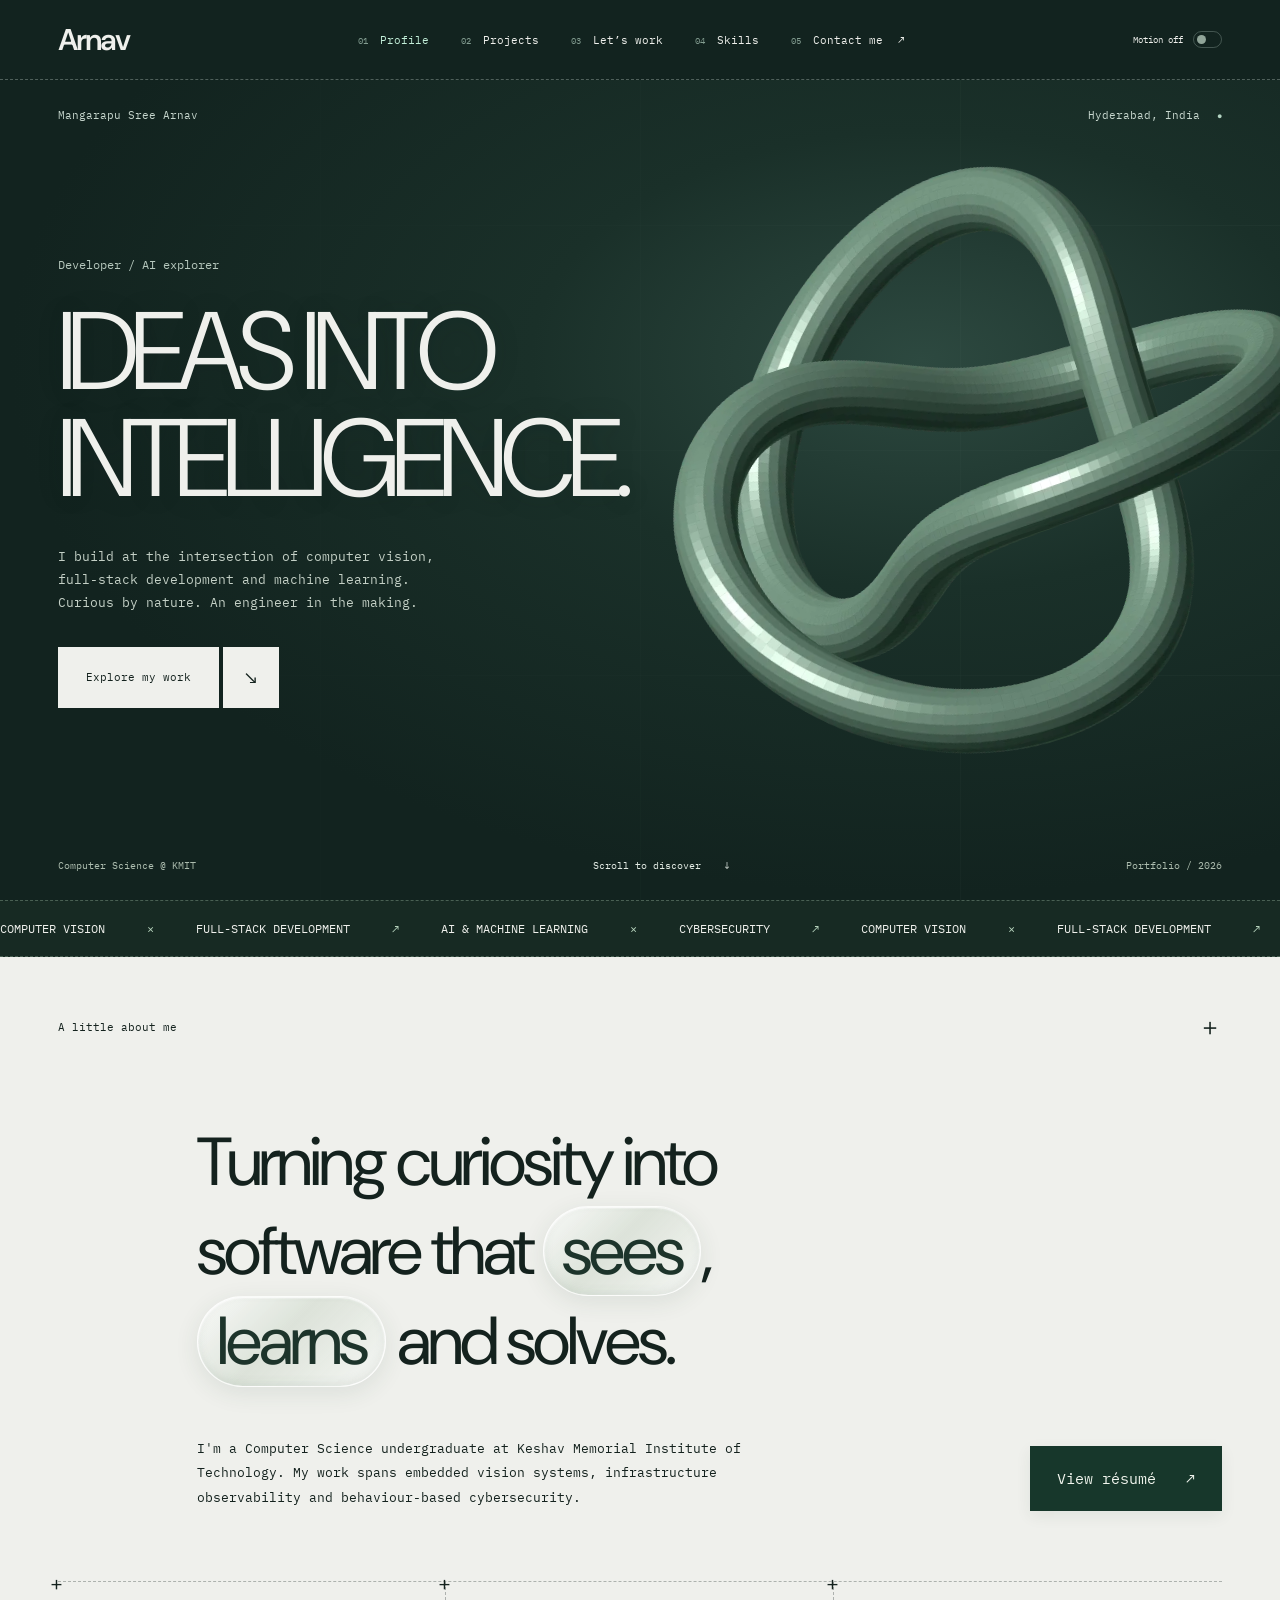
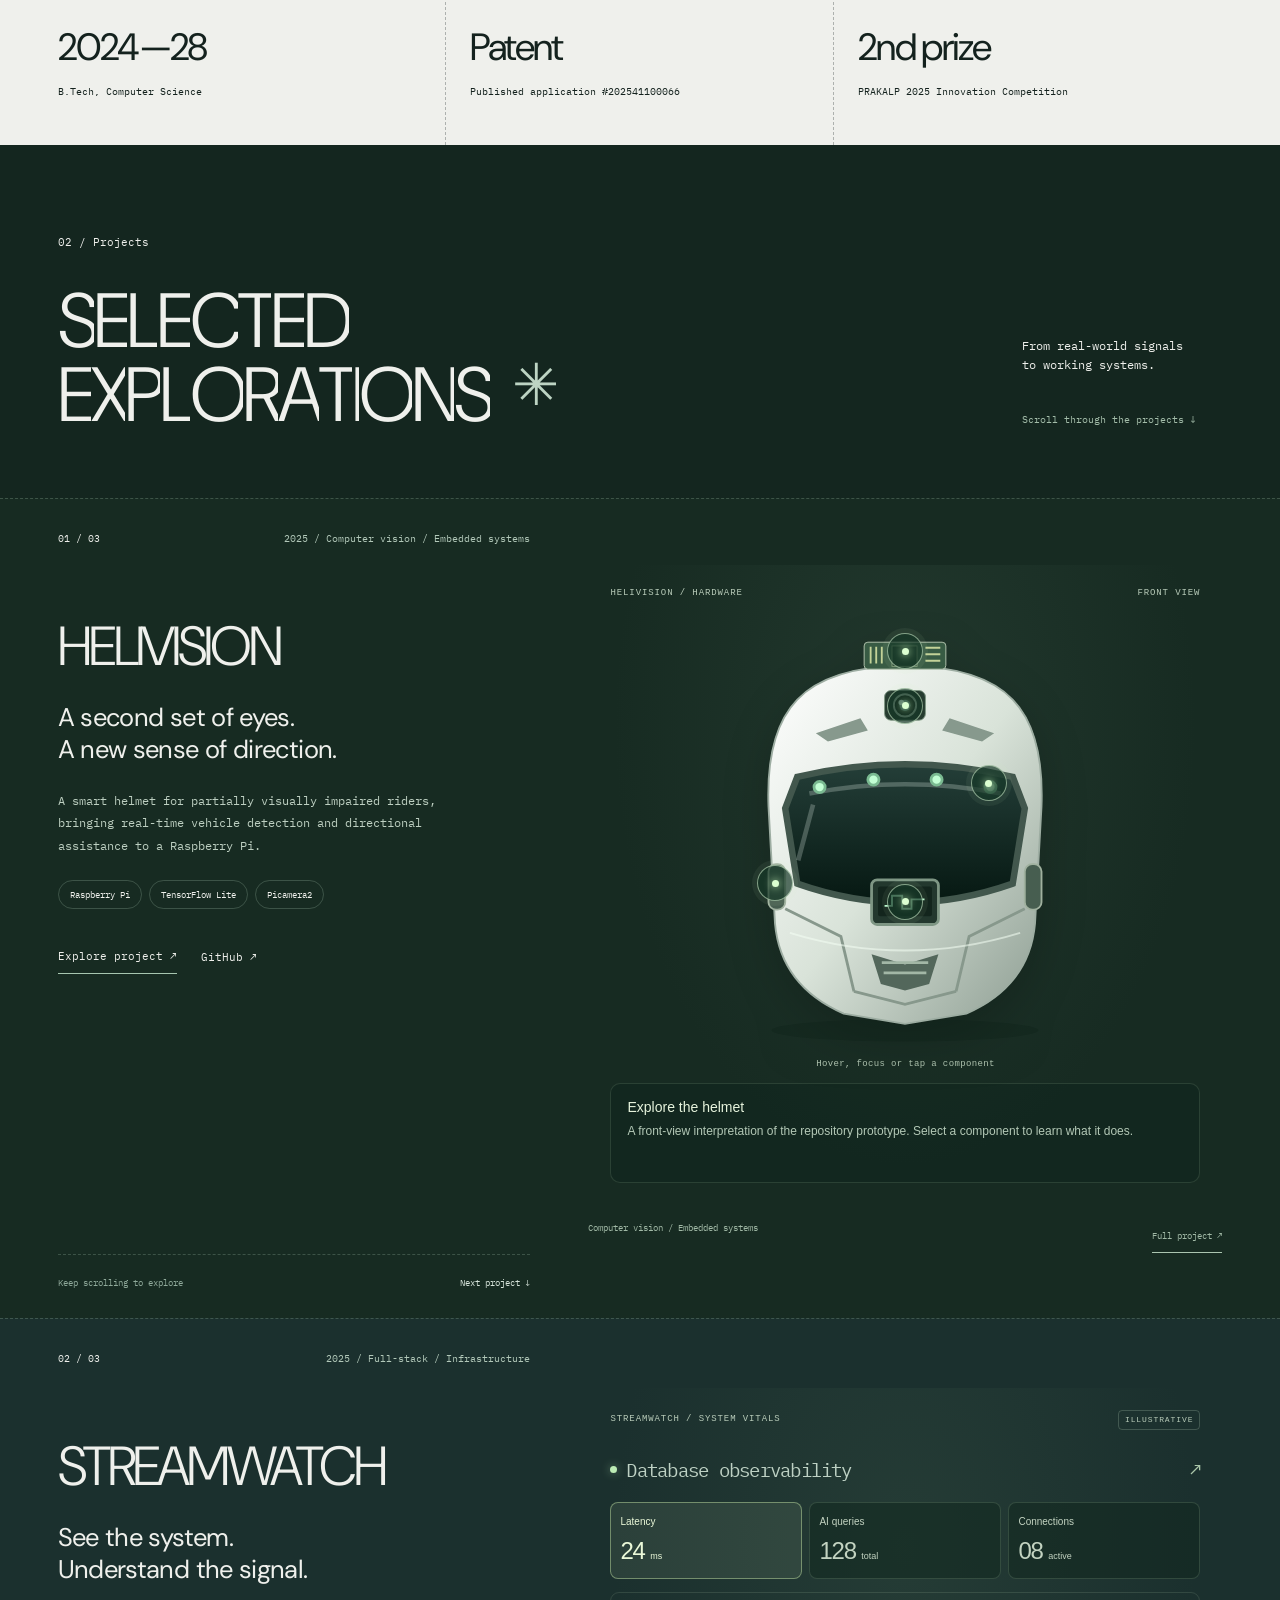
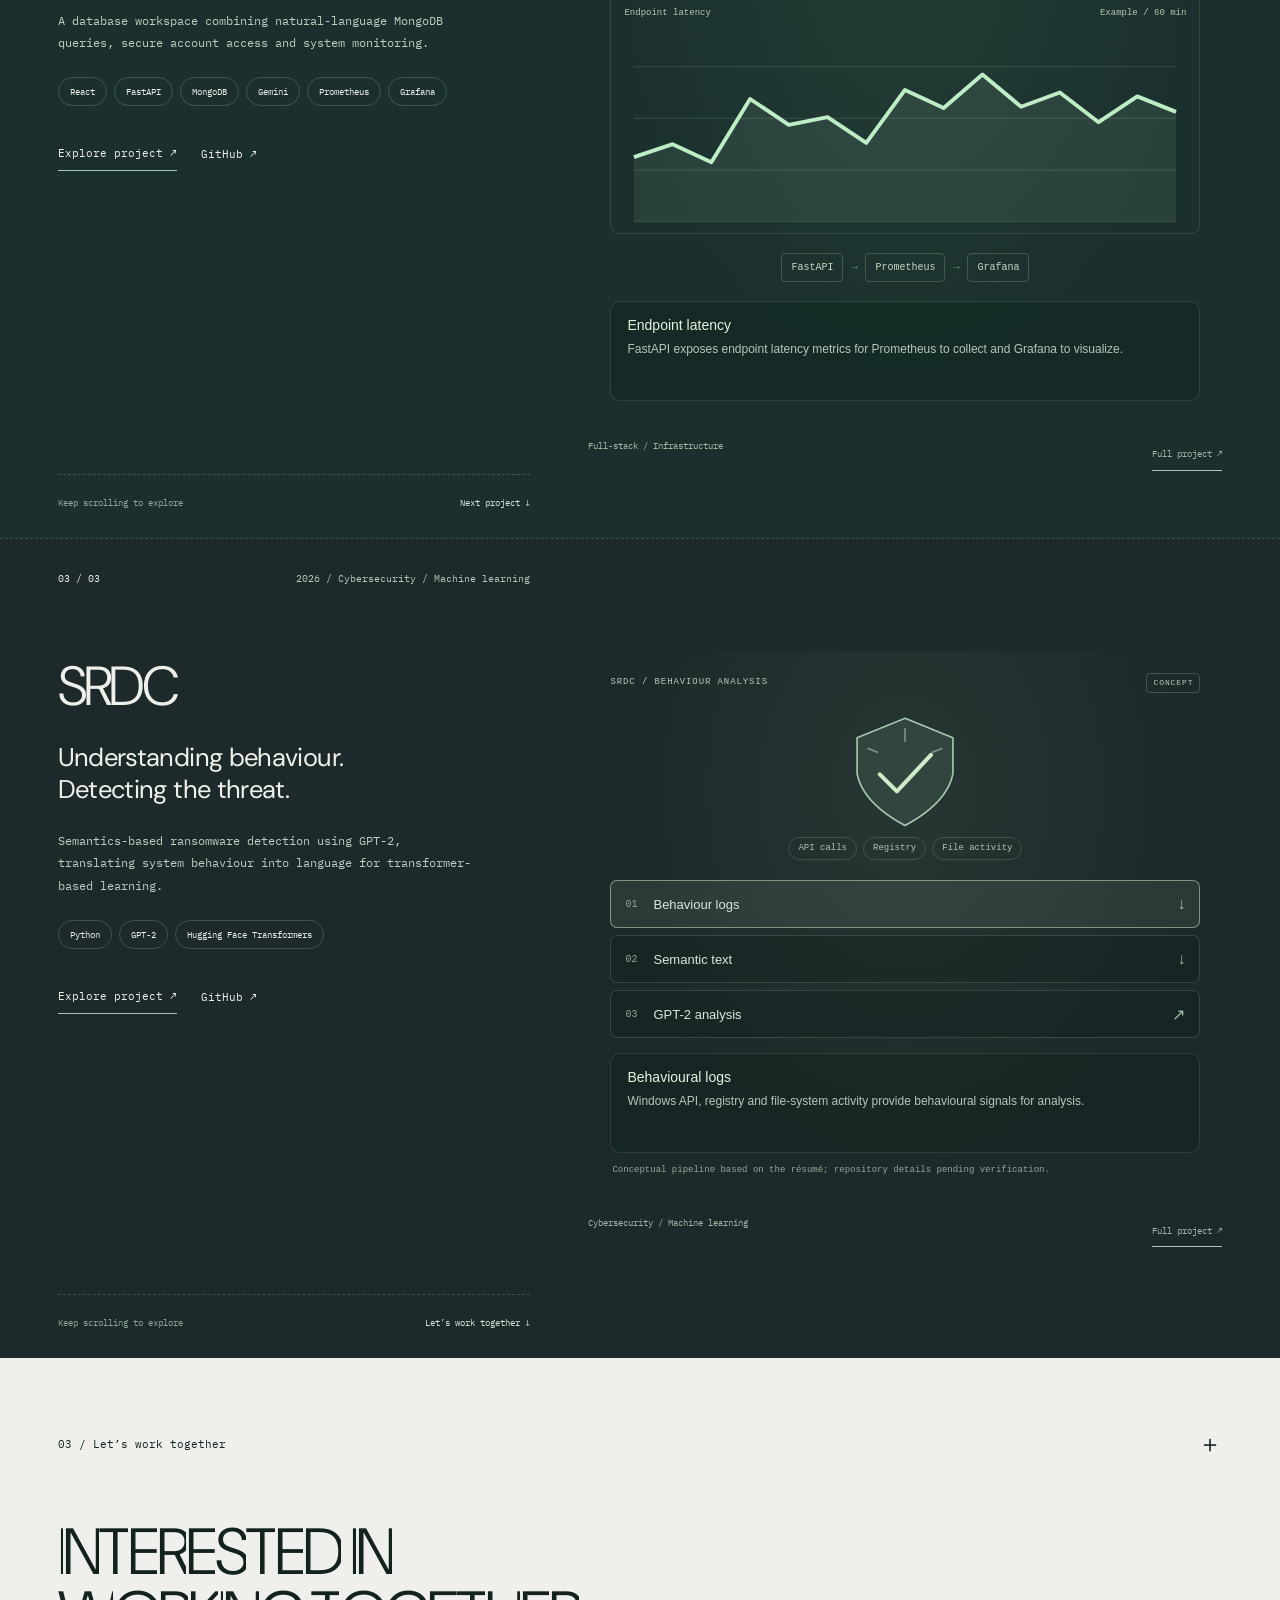
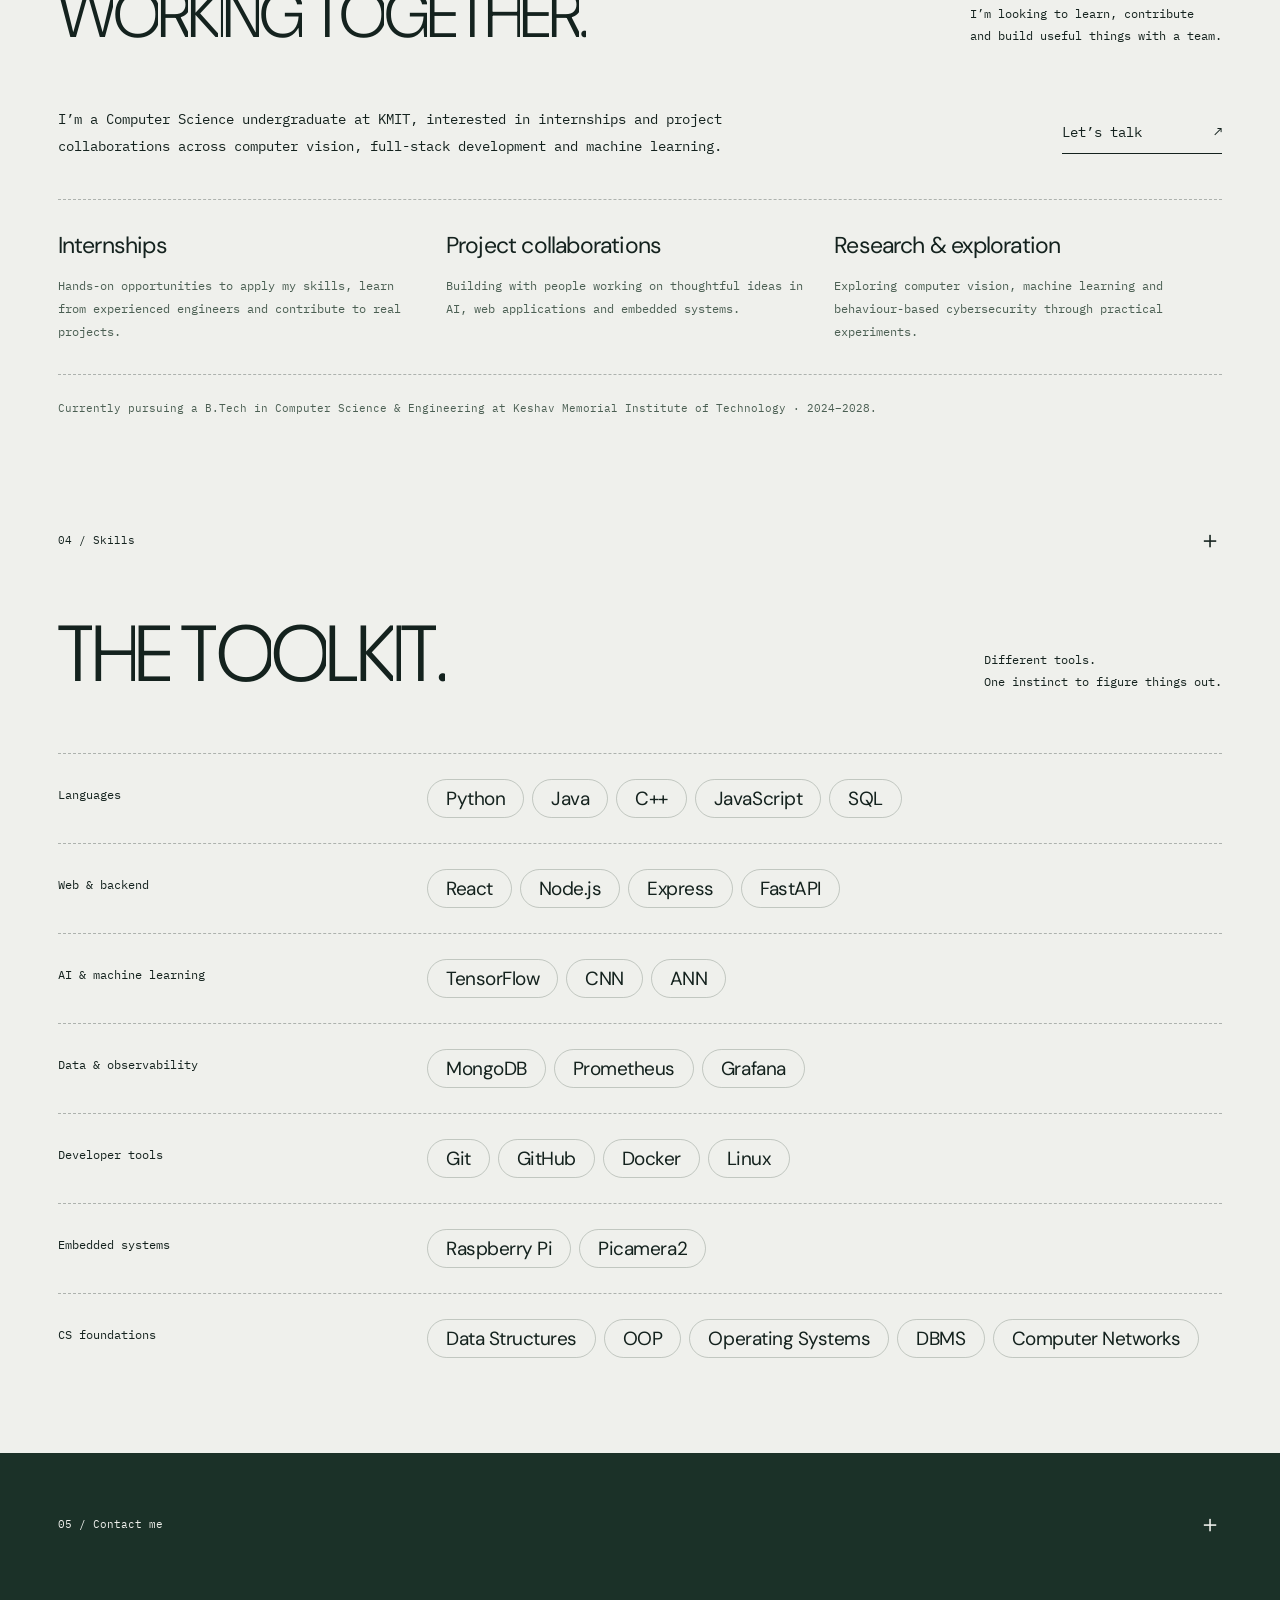
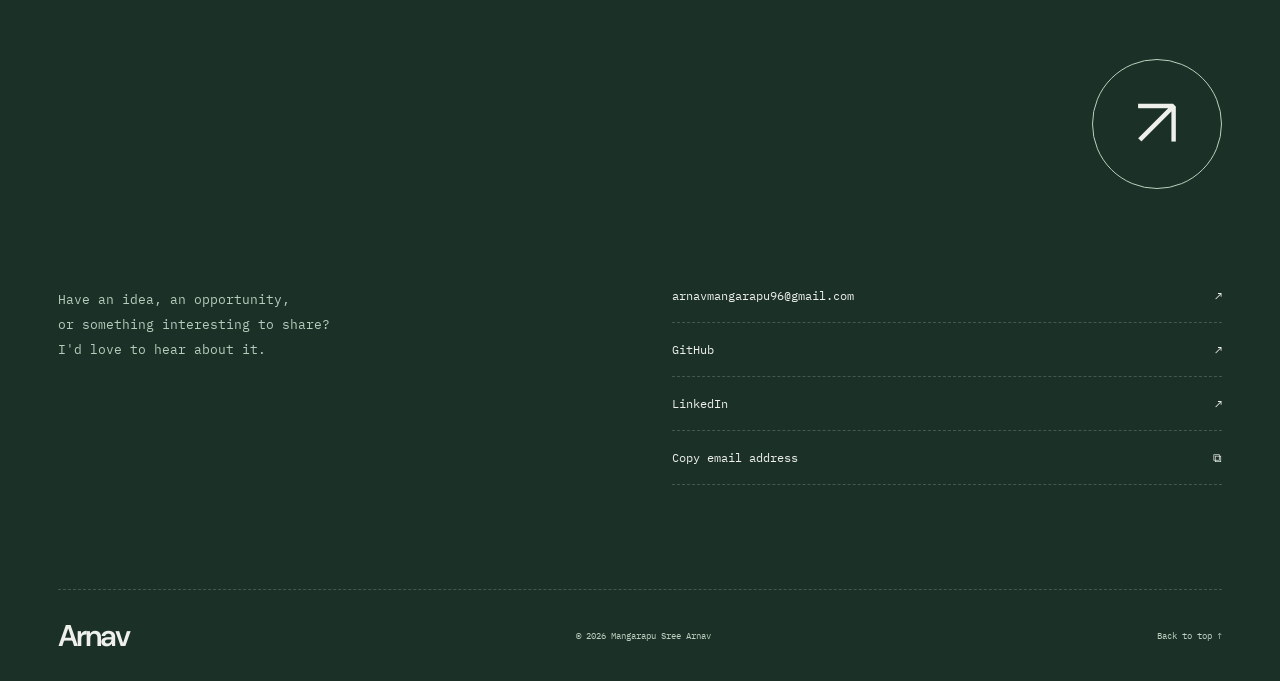
<file: index.html>
<!doctype html>
<html lang="en">
<head>
  <meta charset="UTF-8">
  <meta name="viewport" content="width=device-width, initial-scale=1">
  <meta name="theme-color" content="#12231f">
  <meta name="description" content="Mangarapu Sree Arnav — Computer Science undergraduate exploring computer vision, full-stack development, machine learning and cybersecurity.">
  <title>Sree Arnav — Developer & AI Explorer</title>
  <link rel="preconnect" href="https://fonts.googleapis.com">
  <link rel="preconnect" href="https://fonts.gstatic.com" crossorigin>
  <link rel="stylesheet" href="https://fonts.googleapis.com/css2?family=DM+Sans:wght@300;400;450;500;600;700&family=IBM+Plex+Mono:wght@400;500&display=swap">
  <link rel="icon" href="favicon.svg" type="image/svg+xml">
  <link rel="stylesheet" href="lenis.css?v=20261023-fast">
  <link rel="stylesheet" href="mouse-follower.min.css?v=20261023-fast">
  <link rel="stylesheet" href="styles.css?v=20261023-fast">
  <link rel="stylesheet" href="animations.css?v=20261023-fast">
  <link rel="stylesheet" href="project-visuals.css?v=20261023-fast">
  <link rel="stylesheet" href="refinements.css?v=20261023-fast">
  <script>
    let savedMotion;
    try { savedMotion = localStorage.getItem('portfolio-motion'); } catch {}
    const motionAllowed = savedMotion !== 'off' && !matchMedia('(prefers-reduced-motion: reduce)').matches;
    document.documentElement.classList.toggle('motion-off', !motionAllowed);

  </script>
  <script src="content.js?v=20261023-fast" defer></script>
  <script src="project-visuals.js?v=20261023-fast" defer></script>
  <script src="app.js?v=20261023-fast" defer></script>
  <script src="transitions.js?v=20261023-fast" defer></script>
  <script src="motion-controls.js?v=20261023-fast" defer></script>
</head>
<body>
<a class="skip-link" href="#main">Skip to content</a>
<header class="site-header">
  <a href="#profile" class="wordmark" aria-label="Sree Arnav, back to profile">Arnav</a>
  <nav aria-label="Main navigation" id="navigation">
    <a href="#profile" aria-current="location"><span>01</span> Profile</a>
    <a href="#projects"><span>02</span> Projects</a>
    <a href="#opportunities"><span>03</span> Let’s work</a>
    <a href="#skills"><span>04</span> Skills</a>
    <a href="#contact"><span>05</span> Contact me <i aria-hidden="true">↗</i></a>
  </nav>
  <button class="motion-toggle" id="motion-toggle" role="switch" aria-checked="true" aria-label="Animations" title="Turn off animations for a lighter experience"><span class="motion-label">Motion on</span><span class="motion-track" aria-hidden="true"><span></span></span></button>
  <button class="menu-toggle" aria-expanded="false" aria-controls="navigation" aria-label="Open menu"><span></span><span></span></button>
  <span class="sr-only" id="motion-status" role="status" aria-live="polite"></span>
</header>
<main id="main">
  <section class="hero" id="profile" aria-labelledby="hero-title">
    <div class="hero-grid" aria-hidden="true"></div>
    <div class="hero-art" aria-hidden="true"><img src="knot.webp" width="1000" height="1000" alt="" fetchpriority="high" decoding="async"></div>
    <div class="hero-top"><span>Mangarapu Sree Arnav</span><span>Hyderabad, India <span class="location-dot">●</span></span></div>
    <div class="hero-copy">
      <p class="hero-role">Developer / AI explorer</p>
      <h1 id="hero-title">IDEAS INTO<br>INTELLIGENCE.</h1>
      <p class="hero-description">I build at the intersection of computer vision,<br class="desktop-break"> full-stack development and machine learning.<br class="desktop-break"> Curious by nature. An engineer in the making.</p>
      <a class="split-button" href="#projects"><span>Explore my work</span><b aria-hidden="true">↘</b></a>
    </div>
    <div class="hero-bottom"><span>Computer Science @ KMIT</span><a href="#about">Scroll to discover <span aria-hidden="true">↓</span></a><span>Portfolio / 2026</span></div>
  </section>
  <div class="ticker" aria-label="Computer vision, full-stack development, AI and machine learning, cybersecurity"><div aria-hidden="true">COMPUTER VISION <span>×</span> FULL-STACK DEVELOPMENT <span>↗</span> AI & MACHINE LEARNING <span>×</span> CYBERSECURITY <span>↗</span> COMPUTER VISION <span>×</span> FULL-STACK DEVELOPMENT <span>↗</span> AI & MACHINE LEARNING <span>×</span> CYBERSECURITY <span>↗</span></div></div>
  <div id="about" class="about light-section">
    <div class="section-label"><span>A little about me</span><span aria-hidden="true">＋</span></div>
    <p class="about-statement">Turning curiosity into<br>software that <span class="outline-word">sees</span>,<br><span class="outline-word">learns</span> and solves.</p>
    <div class="about-bottom"><p>I'm a Computer Science undergraduate at Keshav Memorial Institute of Technology. My work spans embedded vision systems, infrastructure observability and behaviour-based cybersecurity.</p><a class="text-link" href="Mangarapu-Sree-Arnav-Resume.pdf" target="_blank" rel="noopener">View résumé <span aria-hidden="true">↗</span></a></div>
    <div class="milestones"><div><strong>2024—28</strong><span>B.Tech, Computer Science</span></div><div><strong>Patent</strong><span>Published application #202541100066</span></div><div><strong>2nd prize</strong><span>PRAKALP 2025 Innovation Competition</span></div></div>
  </div>
  <section id="projects" aria-labelledby="projects-title" class="projects">
    <div class="projects-heading"><div><p class="section-label">02 / Projects</p><h2 id="projects-title">SELECTED<br>EXPLORATIONS<span class="asterisk" aria-hidden="true">✳</span></h2></div><div class="projects-instruction"><p>From real-world signals<br>to working systems.</p><span>Scroll through the projects ↓</span></div></div>
    <div id="project-list"></div>
    <noscript><p class="noscript-note">Enable JavaScript to view the project showcase: Helivision, StreamWatch and SRDC. Full details are also in the <a href="Mangarapu-Sree-Arnav-Resume.pdf">résumé</a>.</p></noscript>
  </section>
  <section id="opportunities" class="opportunities light-section" aria-labelledby="opportunities-title">
    <span id="experience" class="legacy-anchor" aria-hidden="true"></span>
    <div class="section-label"><span>03 / Let’s work together</span><span aria-hidden="true">＋</span></div>
    <div class="section-opening"><h2 id="opportunities-title">INTERESTED IN<br>WORKING TOGETHER.</h2><p>I’m looking to learn, contribute<br>and build useful things with a team.</p></div>
    <div class="opportunity-intro"><p>I’m a Computer Science undergraduate at KMIT, interested in internships and project collaborations across computer vision, full-stack development and machine learning.</p><a class="text-link" href="mailto:arnavmangarapu96@gmail.com">Let’s talk <span aria-hidden="true">↗</span></a></div>
    <div class="opportunity-list"><div><h3>Internships</h3><p>Hands-on opportunities to apply my skills, learn from experienced engineers and contribute to real projects.</p></div><div><h3>Project collaborations</h3><p>Building with people working on thoughtful ideas in AI, web applications and embedded systems.</p></div><div><h3>Research & exploration</h3><p>Exploring computer vision, machine learning and behaviour-based cybersecurity through practical experiments.</p></div></div>
    <p class="study-note">Currently pursuing a B.Tech in Computer Science & Engineering at Keshav Memorial Institute of Technology · 2024–2028.</p>
  </section>
  <section id="skills" class="skills light-section" aria-labelledby="skills-title">
    <div class="section-label"><span>04 / Skills</span><span aria-hidden="true">＋</span></div>
    <div class="section-opening"><h2 id="skills-title">THE TOOLKIT.</h2><p>Different tools.<br>One instinct to figure things out.</p></div>
    <div id="skill-list" class="skill-list"></div>
  </section>
  <section id="contact" class="contact" aria-labelledby="contact-title">
    <div class="section-label"><span>05 / Contact me</span><span aria-hidden="true">＋</span></div>
    <div class="contact-heading"><h2 id="contact-title">LET'S BUILD<br>SOMETHING.</h2><a href="mailto:arnavmangarapu96@gmail.com" class="contact-arrow" aria-label="Email Arnav">↗</a></div>
    <div class="contact-bottom"><p>Have an idea, an opportunity,<br>or something interesting to share?<br>I'd love to hear about it.</p><div class="contact-links"><a href="mailto:arnavmangarapu96@gmail.com">arnavmangarapu96@gmail.com <span>↗</span></a><a href="https://github.com/Arnavmangarapu" target="_blank" rel="noopener">GitHub <span>↗</span></a><a href="https://www.linkedin.com/in/mangarapu-sree-arnav-612a98325/" target="_blank" rel="noopener">LinkedIn <span>↗</span></a><button id="copy-email">Copy email address <span aria-hidden="true">⧉</span></button><span class="copy-status" role="status" aria-live="polite"></span></div></div>
    <footer><a class="wordmark" href="#profile">Arnav</a><span>© <span id="year">2026</span> Mangarapu Sree Arnav</span><a href="#profile">Back to top ↑</a></footer>
  </section>
</main>
</body>
</html>
</file>
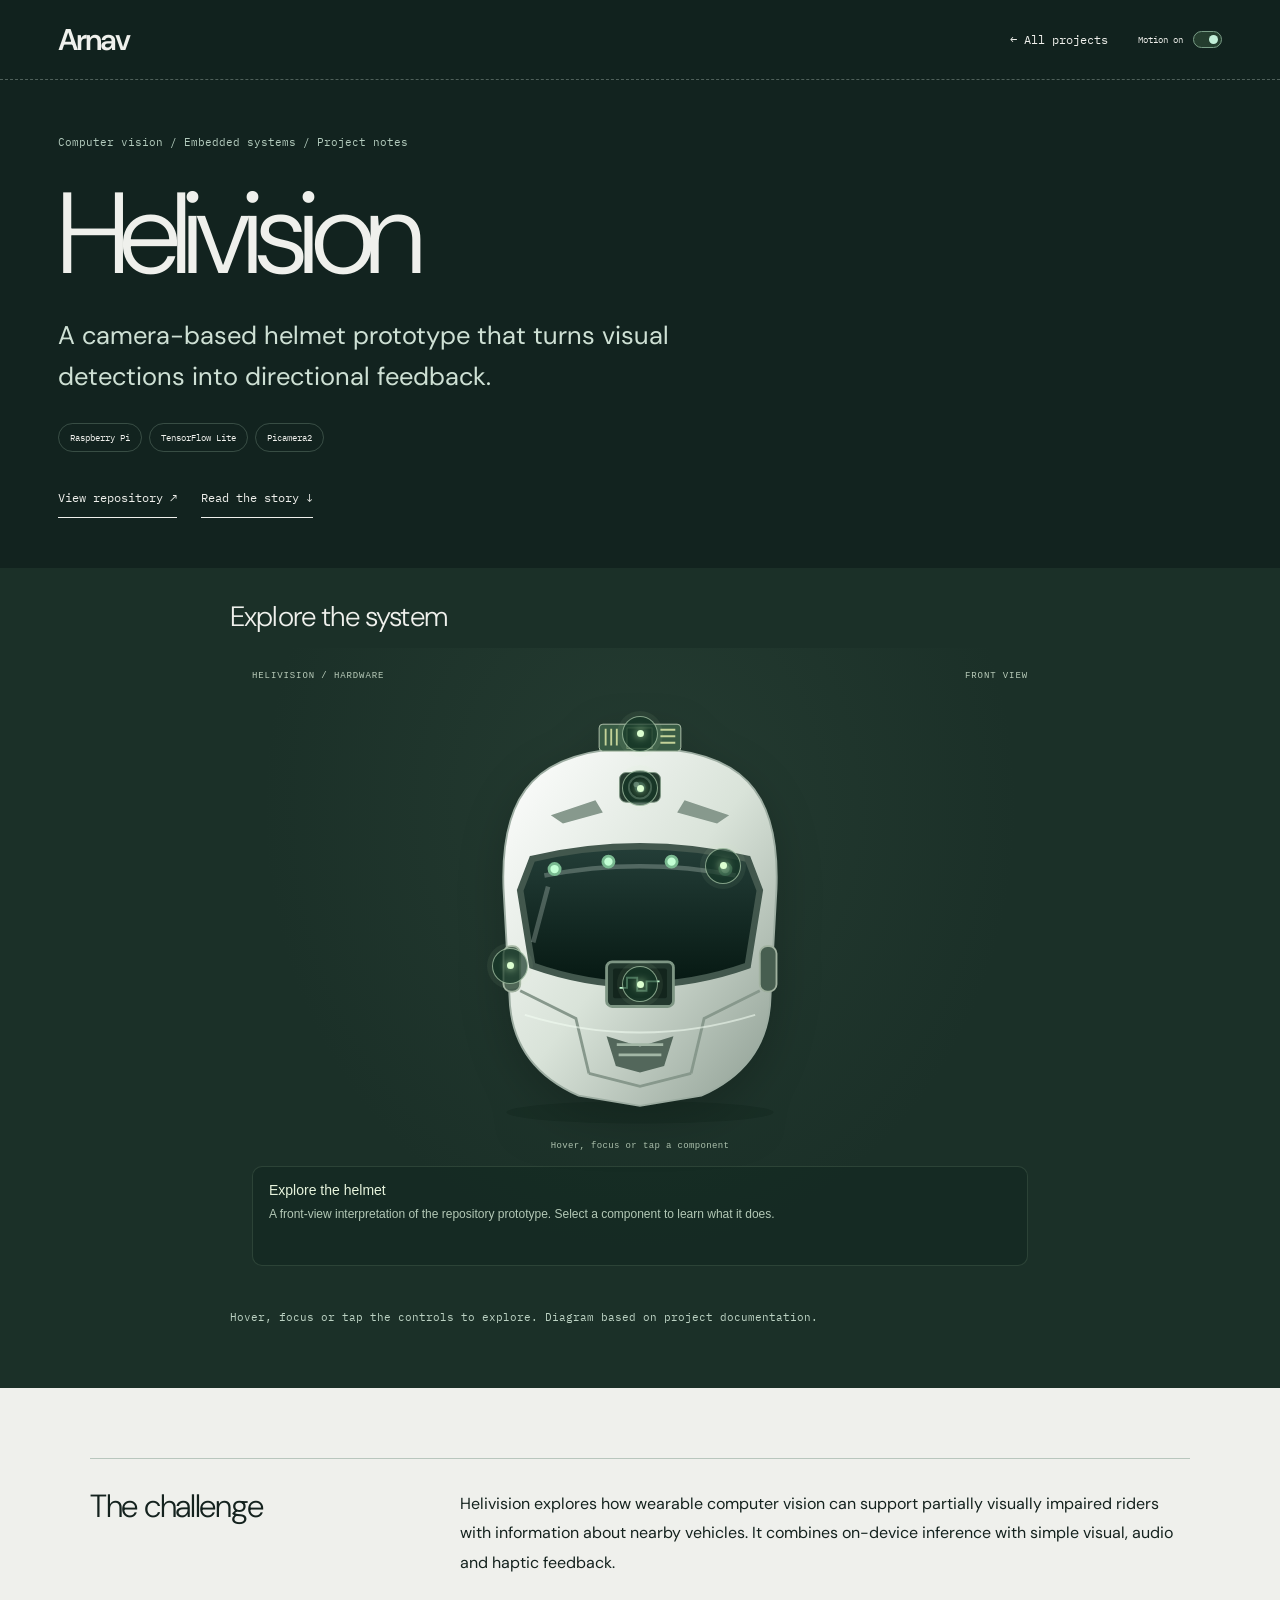
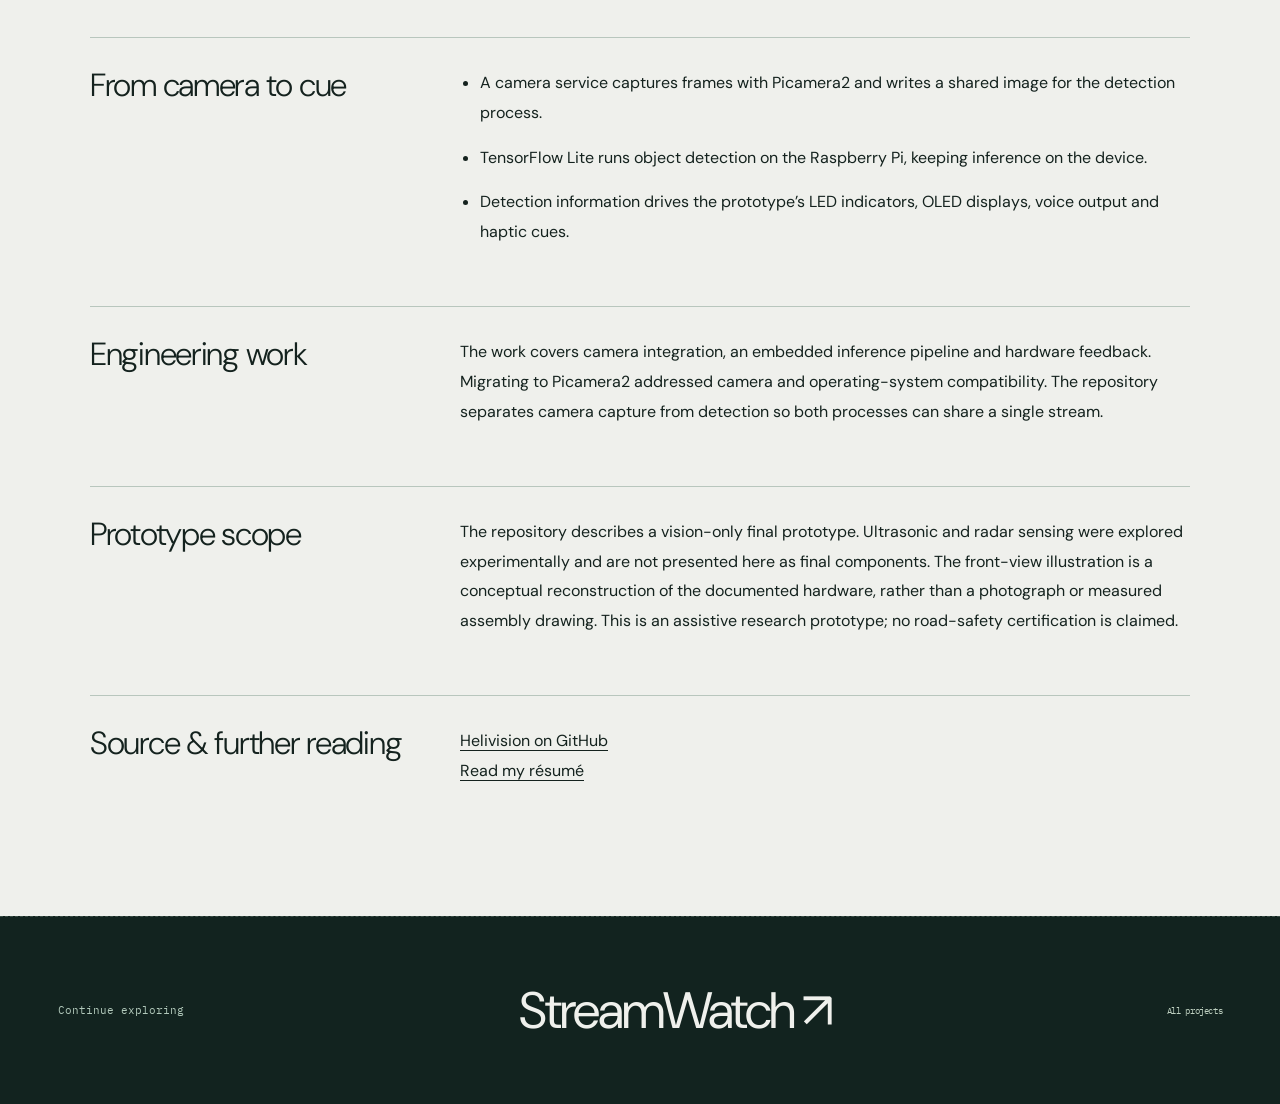
<file: helivision.html>
<!doctype html>
<html lang="en">
<head>
  <meta charset="UTF-8">
  <meta name="viewport" content="width=device-width, initial-scale=1">
  <meta name="theme-color" content="#12231f">
  <meta name="description" content="A camera-based helmet prototype that turns visual detections into directional feedback.">
  <title>Helivision — Arnav</title>
  <link rel="preconnect" href="https://fonts.googleapis.com">
  <link rel="preconnect" href="https://fonts.gstatic.com" crossorigin>
  <link rel="stylesheet" href="https://fonts.googleapis.com/css2?family=DM+Sans:wght@300;400;450;500;600;700&family=IBM+Plex+Mono:wght@400;500&display=swap">
  <link rel="icon" href="favicon.svg" type="image/svg+xml">
  <link rel="stylesheet" href="lenis.css?v=20261023-fast">
  <link rel="stylesheet" href="mouse-follower.min.css?v=20261023-fast">
  <link rel="stylesheet" href="styles.css?v=20261023-fast">
  <link rel="stylesheet" href="animations.css?v=20261023-fast">
  <link rel="stylesheet" href="project-visuals.css?v=20261023-fast">
  <link rel="stylesheet" href="refinements.css?v=20261023-fast">
  <script>
    let savedMotion;
    try { savedMotion = localStorage.getItem('portfolio-motion'); } catch {}
    const motionAllowed = savedMotion !== 'off' && !matchMedia('(prefers-reduced-motion: reduce)').matches;
    document.documentElement.classList.toggle('motion-off', !motionAllowed);

  </script>
  <script src="content.js?v=20261023-fast" defer></script>
  <script src="project-visuals.js?v=20261023-fast" defer></script>
  <script src="project-page.js?v=20261023-fast" defer></script>
  <script src="transitions.js?v=20261023-fast" defer></script>
  <script src="motion-controls.js?v=20261023-fast" defer></script>
</head><body class="project-page" data-project="helivision"><header class="site-header case-header"><a class="wordmark" href="index.html#profile">Arnav</a><nav aria-label="Project navigation" id="navigation"><a href="index.html#projects">← All projects</a></nav><button class="motion-toggle" id="motion-toggle" role="switch" aria-checked="true" aria-label="Animations"><span class="motion-label">Motion on</span><span class="motion-track" aria-hidden="true"><span></span></span></button><span class="sr-only" id="motion-status" role="status" aria-live="polite"></span></header><main class="case-main" id="main"><section class="case-intro"><div class="section-label">Computer vision / Embedded systems / Project notes</div><h1>Helivision</h1><p>A camera-based helmet prototype that turns visual detections into directional feedback.</p><div id="case-tags" class="project-tags"></div><div class="case-links"><a href="https://github.com/Arnavmangarapu/helivision" target="_blank" rel="noopener">View repository ↗</a><a href="#story">Read the story ↓</a></div></section><section class="case-visual"><div><h2>Explore the system</h2><div id="case-diagram" data-visual="vision"></div></div><p>Hover, focus or tap the controls to explore. Diagram based on project documentation.</p></section><div class="case-story" id="story"><section class="case-section"><h2>The challenge</h2><div><p>Helivision explores how wearable computer vision can support partially visually impaired riders with information about nearby vehicles. It combines on-device inference with simple visual, audio and haptic feedback.</p></div></section><section class="case-section"><h2>From camera to cue</h2><div><ul><li>A camera service captures frames with Picamera2 and writes a shared image for the detection process.</li><li>TensorFlow Lite runs object detection on the Raspberry Pi, keeping inference on the device.</li><li>Detection information drives the prototype’s LED indicators, OLED displays, voice output and haptic cues.</li></ul></div></section><section class="case-section"><h2>Engineering work</h2><div><p>The work covers camera integration, an embedded inference pipeline and hardware feedback. Migrating to Picamera2 addressed camera and operating-system compatibility. The repository separates camera capture from detection so both processes can share a single stream.</p></div></section><section class="case-section"><h2>Prototype scope</h2><div><p>The repository describes a vision-only final prototype. Ultrasonic and radar sensing were explored experimentally and are not presented here as final components. The front-view illustration is a conceptual reconstruction of the documented hardware, rather than a photograph or measured assembly drawing. This is an assistive research prototype; no road-safety certification is claimed.</p></div></section><section class="case-section"><h2>Source & further reading</h2><div><p><a href="https://github.com/Arnavmangarapu/helivision" target="_blank" rel="noopener">Helivision on GitHub</a></p><p><a href="Mangarapu-Sree-Arnav-Resume.pdf" target="_blank" rel="noopener">Read my résumé</a></p></div></section></div><footer class="case-next"><p>Continue exploring</p><a href="streamwatch.html">StreamWatch ↗</a><a href="index.html#projects">All projects</a></footer></main></body></html>
</file>
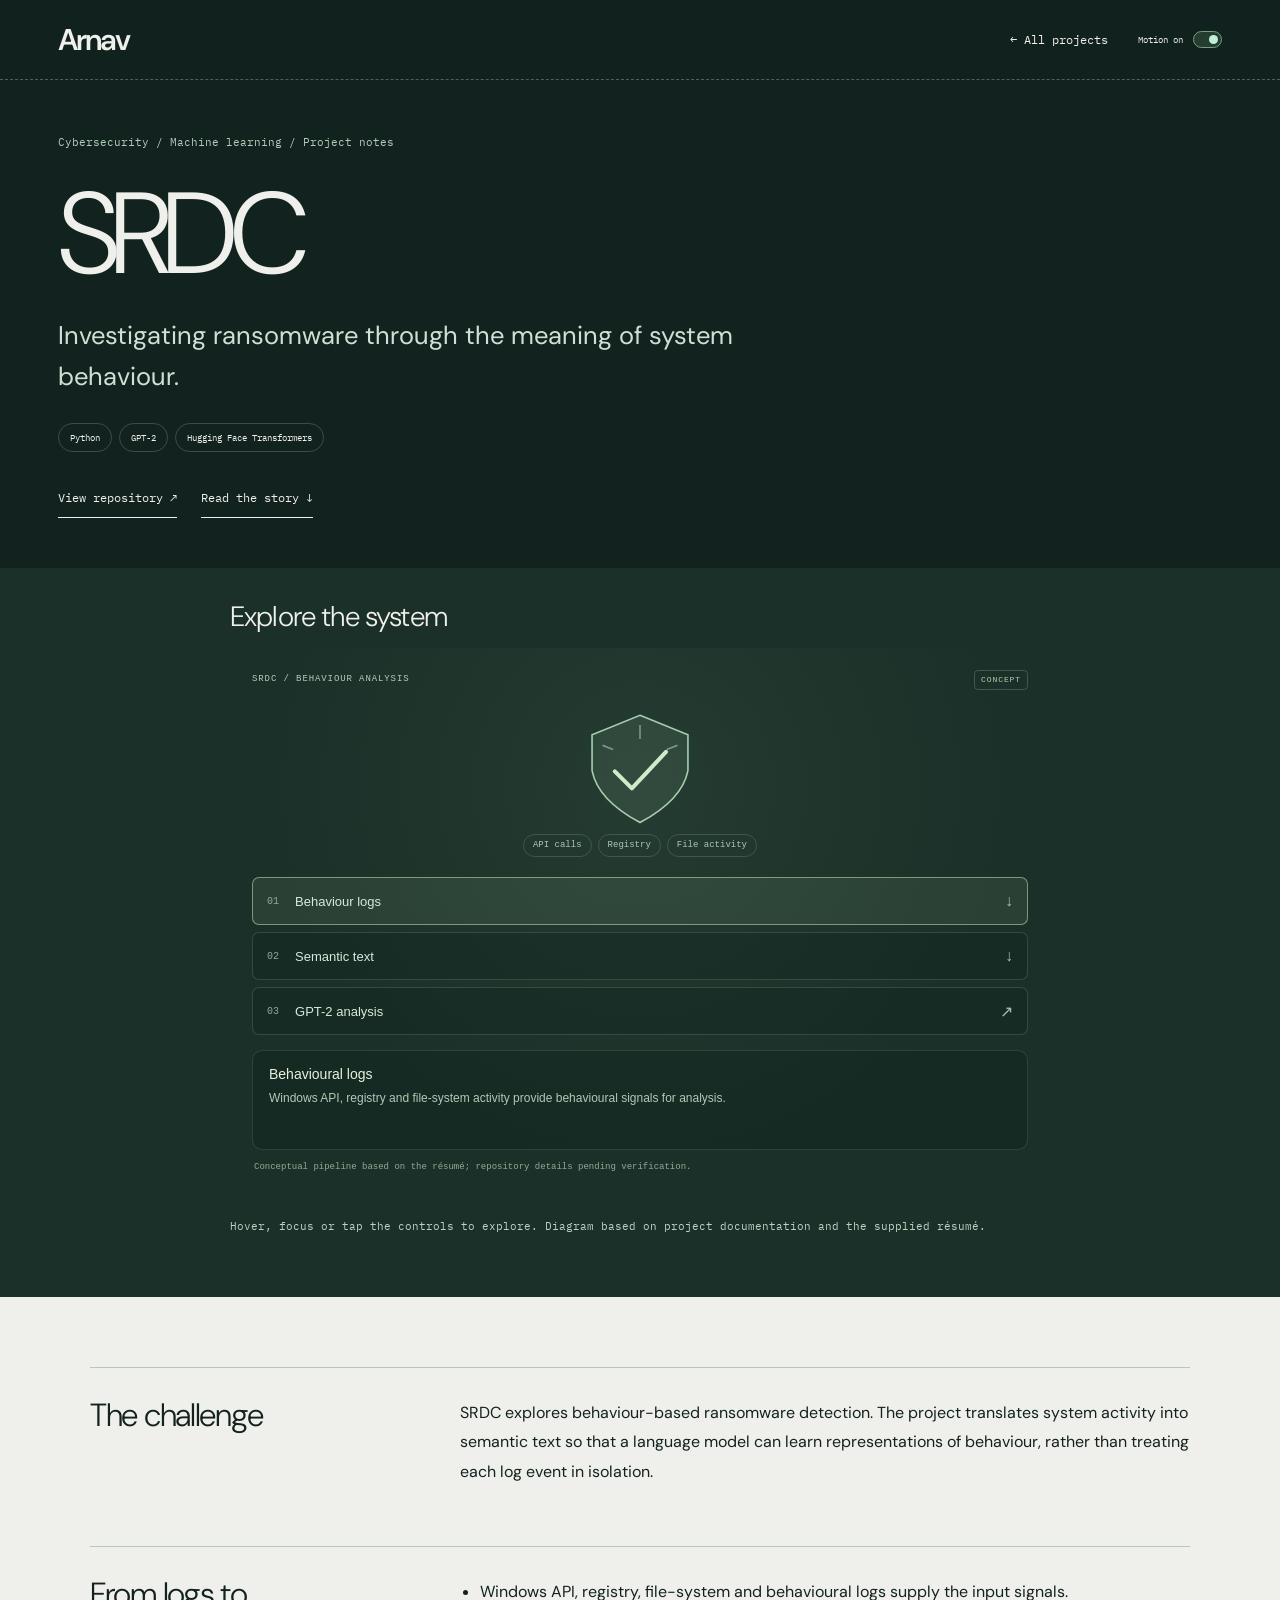
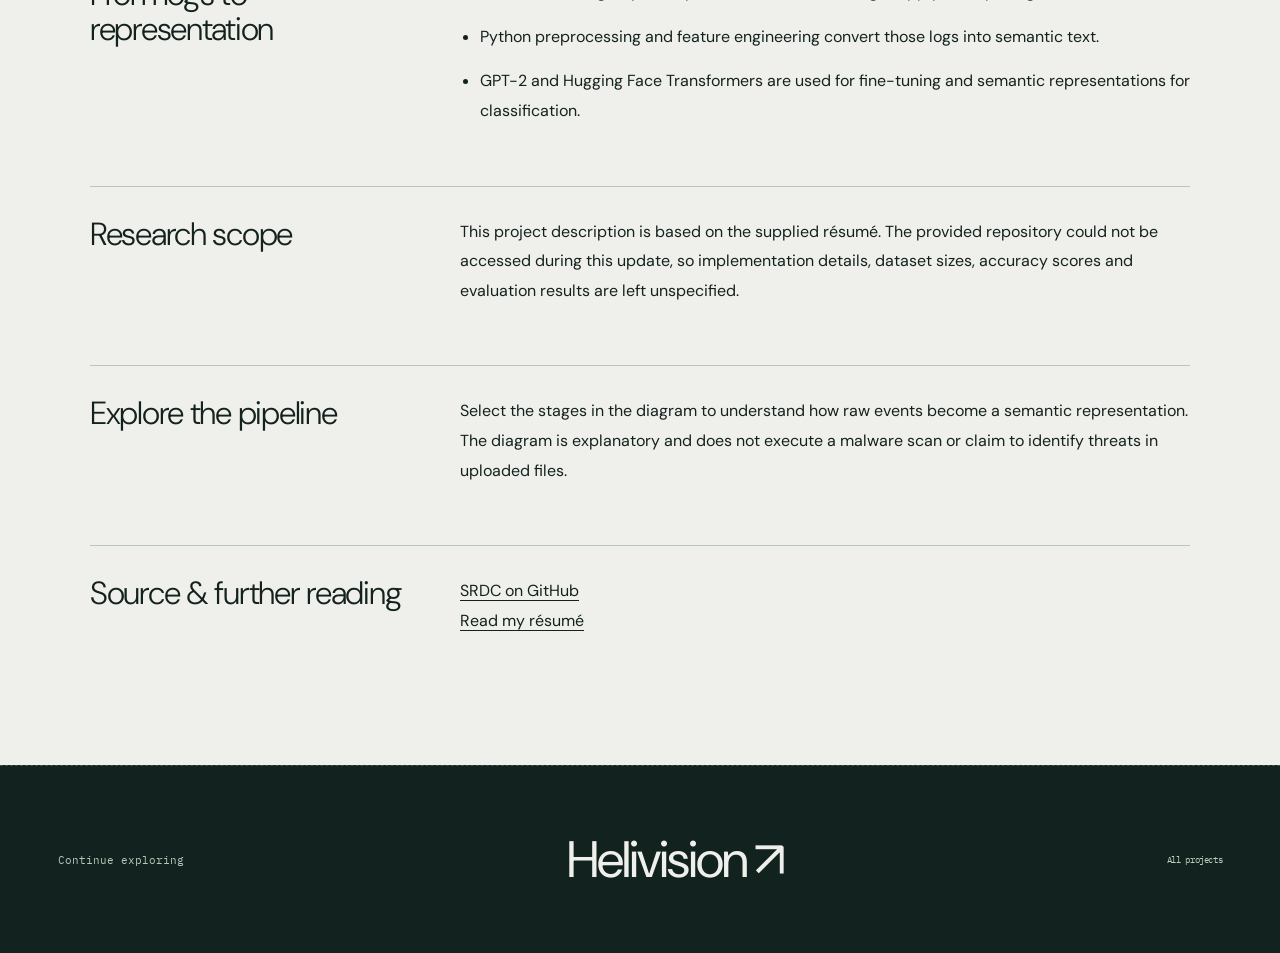
<file: srdc.html>
<!doctype html>
<html lang="en">
<head>
  <meta charset="UTF-8">
  <meta name="viewport" content="width=device-width, initial-scale=1">
  <meta name="theme-color" content="#12231f">
  <meta name="description" content="Investigating ransomware through the meaning of system behaviour.">
  <title>SRDC — Arnav</title>
  <link rel="preconnect" href="https://fonts.googleapis.com">
  <link rel="preconnect" href="https://fonts.gstatic.com" crossorigin>
  <link rel="stylesheet" href="https://fonts.googleapis.com/css2?family=DM+Sans:wght@300;400;450;500;600;700&family=IBM+Plex+Mono:wght@400;500&display=swap">
  <link rel="icon" href="favicon.svg" type="image/svg+xml">
  <link rel="stylesheet" href="lenis.css?v=20261023-fast">
  <link rel="stylesheet" href="mouse-follower.min.css?v=20261023-fast">
  <link rel="stylesheet" href="styles.css?v=20261023-fast">
  <link rel="stylesheet" href="animations.css?v=20261023-fast">
  <link rel="stylesheet" href="project-visuals.css?v=20261023-fast">
  <link rel="stylesheet" href="refinements.css?v=20261023-fast">
  <script>
    let savedMotion;
    try { savedMotion = localStorage.getItem('portfolio-motion'); } catch {}
    const motionAllowed = savedMotion !== 'off' && !matchMedia('(prefers-reduced-motion: reduce)').matches;
    document.documentElement.classList.toggle('motion-off', !motionAllowed);

  </script>
  <script src="content.js?v=20261023-fast" defer></script>
  <script src="project-visuals.js?v=20261023-fast" defer></script>
  <script src="project-page.js?v=20261023-fast" defer></script>
  <script src="transitions.js?v=20261023-fast" defer></script>
  <script src="motion-controls.js?v=20261023-fast" defer></script>
</head><body class="project-page" data-project="srdc"><header class="site-header case-header"><a class="wordmark" href="index.html#profile">Arnav</a><nav aria-label="Project navigation" id="navigation"><a href="index.html#projects">← All projects</a></nav><button class="motion-toggle" id="motion-toggle" role="switch" aria-checked="true" aria-label="Animations"><span class="motion-label">Motion on</span><span class="motion-track" aria-hidden="true"><span></span></span></button><span class="sr-only" id="motion-status" role="status" aria-live="polite"></span></header><main class="case-main" id="main"><section class="case-intro"><div class="section-label">Cybersecurity / Machine learning / Project notes</div><h1>SRDC</h1><p>Investigating ransomware through the meaning of system behaviour.</p><div id="case-tags" class="project-tags"></div><div class="case-links"><a href="https://github.com/Arnavmangarapu/SRDC-Ransomware-Detection" target="_blank" rel="noopener">View repository ↗</a><a href="#story">Read the story ↓</a></div></section><section class="case-visual"><div><h2>Explore the system</h2><div id="case-diagram" data-visual="security"></div></div><p>Hover, focus or tap the controls to explore. Diagram based on project documentation and the supplied résumé.</p></section><div class="case-story" id="story"><section class="case-section"><h2>The challenge</h2><div><p>SRDC explores behaviour-based ransomware detection. The project translates system activity into semantic text so that a language model can learn representations of behaviour, rather than treating each log event in isolation.</p></div></section><section class="case-section"><h2>From logs to representation</h2><div><ul><li>Windows API, registry, file-system and behavioural logs supply the input signals.</li><li>Python preprocessing and feature engineering convert those logs into semantic text.</li><li>GPT-2 and Hugging Face Transformers are used for fine-tuning and semantic representations for classification.</li></ul></div></section><section class="case-section"><h2>Research scope</h2><div><p>This project description is based on the supplied résumé. The provided repository could not be accessed during this update, so implementation details, dataset sizes, accuracy scores and evaluation results are left unspecified.</p></div></section><section class="case-section"><h2>Explore the pipeline</h2><div><p>Select the stages in the diagram to understand how raw events become a semantic representation. The diagram is explanatory and does not execute a malware scan or claim to identify threats in uploaded files.</p></div></section><section class="case-section"><h2>Source & further reading</h2><div><p><a href="https://github.com/Arnavmangarapu/SRDC-Ransomware-Detection" target="_blank" rel="noopener">SRDC on GitHub</a></p><p><a href="Mangarapu-Sree-Arnav-Resume.pdf" target="_blank" rel="noopener">Read my résumé</a></p></div></section></div><footer class="case-next"><p>Continue exploring</p><a href="helivision.html">Helivision ↗</a><a href="index.html#projects">All projects</a></footer></main></body></html>
</file>
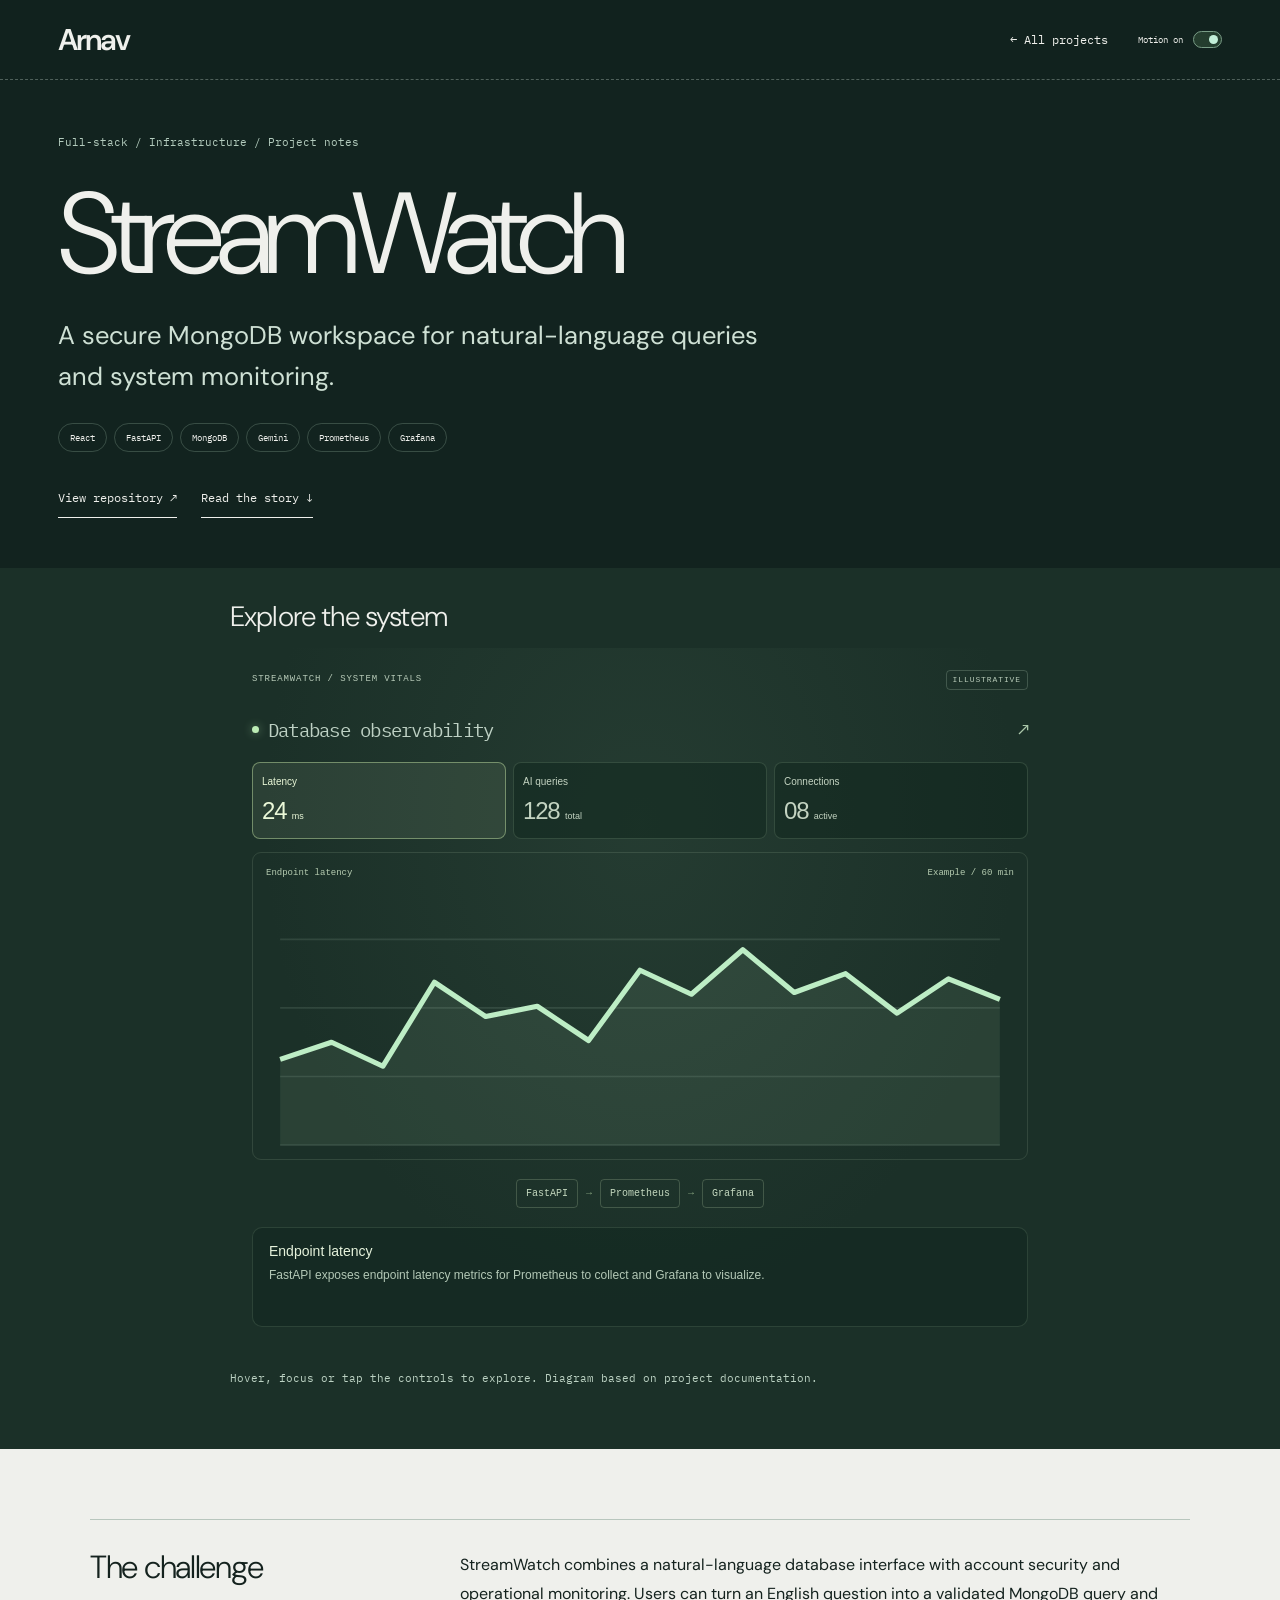
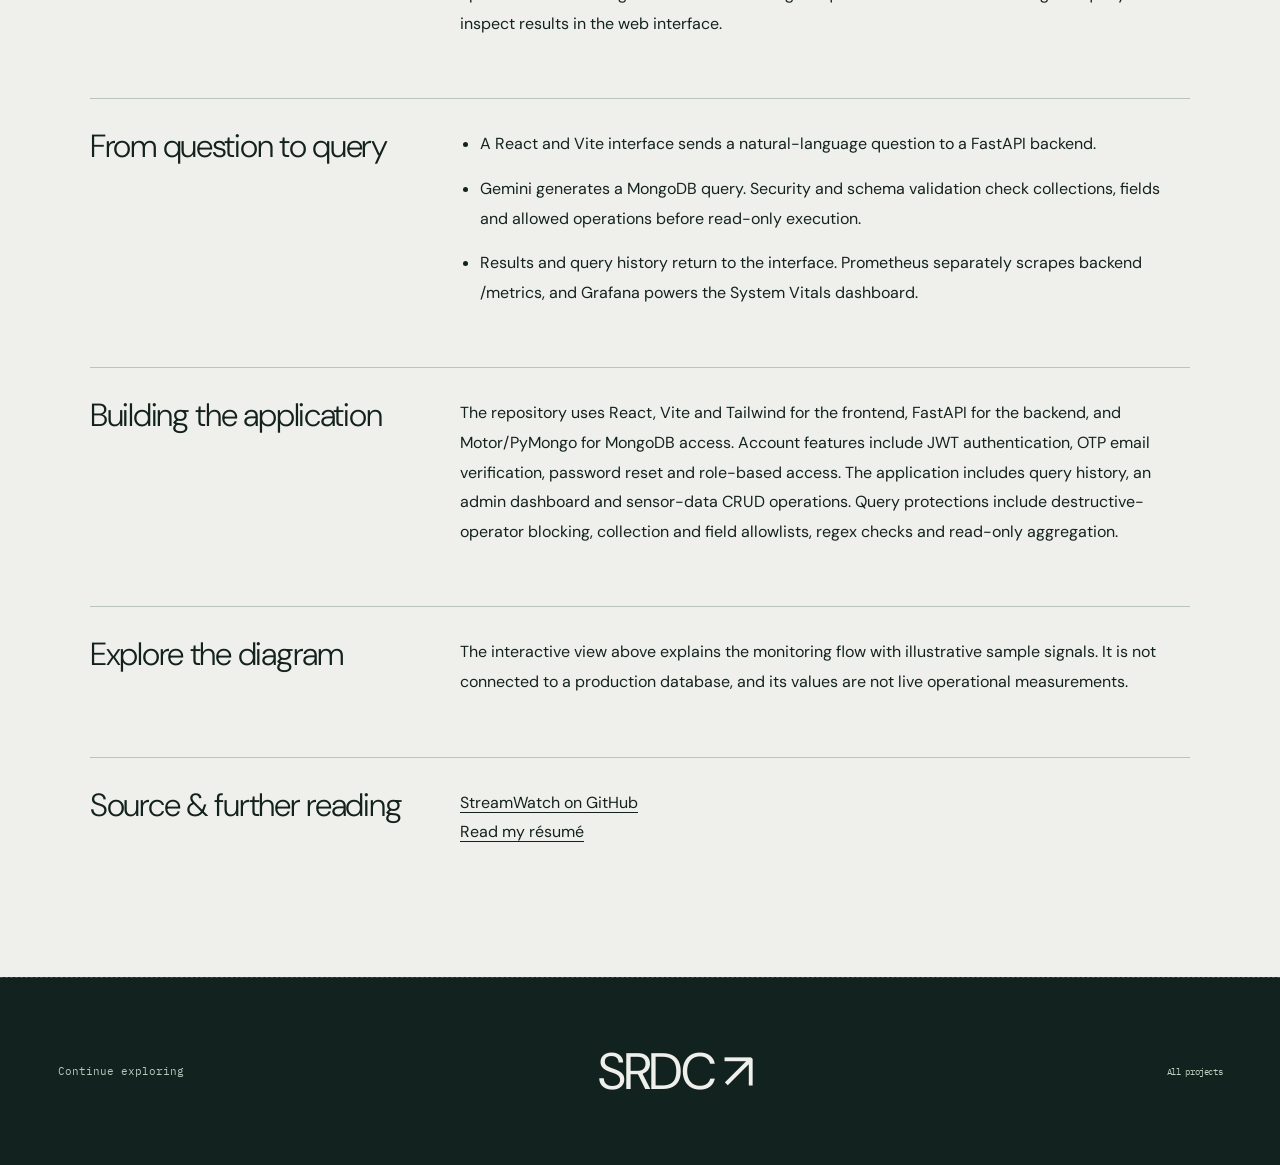
<file: streamwatch.html>
<!doctype html>
<html lang="en">
<head>
  <meta charset="UTF-8">
  <meta name="viewport" content="width=device-width, initial-scale=1">
  <meta name="theme-color" content="#12231f">
  <meta name="description" content="A secure MongoDB workspace for natural-language queries and system monitoring.">
  <title>StreamWatch — Arnav</title>
  <link rel="preconnect" href="https://fonts.googleapis.com">
  <link rel="preconnect" href="https://fonts.gstatic.com" crossorigin>
  <link rel="stylesheet" href="https://fonts.googleapis.com/css2?family=DM+Sans:wght@300;400;450;500;600;700&family=IBM+Plex+Mono:wght@400;500&display=swap">
  <link rel="icon" href="favicon.svg" type="image/svg+xml">
  <link rel="stylesheet" href="lenis.css?v=20261023-fast">
  <link rel="stylesheet" href="mouse-follower.min.css?v=20261023-fast">
  <link rel="stylesheet" href="styles.css?v=20261023-fast">
  <link rel="stylesheet" href="animations.css?v=20261023-fast">
  <link rel="stylesheet" href="project-visuals.css?v=20261023-fast">
  <link rel="stylesheet" href="refinements.css?v=20261023-fast">
  <script>
    let savedMotion;
    try { savedMotion = localStorage.getItem('portfolio-motion'); } catch {}
    const motionAllowed = savedMotion !== 'off' && !matchMedia('(prefers-reduced-motion: reduce)').matches;
    document.documentElement.classList.toggle('motion-off', !motionAllowed);

  </script>
  <script src="content.js?v=20261023-fast" defer></script>
  <script src="project-visuals.js?v=20261023-fast" defer></script>
  <script src="project-page.js?v=20261023-fast" defer></script>
  <script src="transitions.js?v=20261023-fast" defer></script>
  <script src="motion-controls.js?v=20261023-fast" defer></script>
</head><body class="project-page" data-project="streamwatch"><header class="site-header case-header"><a class="wordmark" href="index.html#profile">Arnav</a><nav aria-label="Project navigation" id="navigation"><a href="index.html#projects">← All projects</a></nav><button class="motion-toggle" id="motion-toggle" role="switch" aria-checked="true" aria-label="Animations"><span class="motion-label">Motion on</span><span class="motion-track" aria-hidden="true"><span></span></span></button><span class="sr-only" id="motion-status" role="status" aria-live="polite"></span></header><main class="case-main" id="main"><section class="case-intro"><div class="section-label">Full-stack / Infrastructure / Project notes</div><h1>StreamWatch</h1><p>A secure MongoDB workspace for natural-language queries and system monitoring.</p><div id="case-tags" class="project-tags"></div><div class="case-links"><a href="https://github.com/Arnavmangarapu/streamwatch" target="_blank" rel="noopener">View repository ↗</a><a href="#story">Read the story ↓</a></div></section><section class="case-visual"><div><h2>Explore the system</h2><div id="case-diagram" data-visual="monitor"></div></div><p>Hover, focus or tap the controls to explore. Diagram based on project documentation.</p></section><div class="case-story" id="story"><section class="case-section"><h2>The challenge</h2><div><p>StreamWatch combines a natural-language database interface with account security and operational monitoring. Users can turn an English question into a validated MongoDB query and inspect results in the web interface.</p></div></section><section class="case-section"><h2>From question to query</h2><div><ul><li>A React and Vite interface sends a natural-language question to a FastAPI backend.</li><li>Gemini generates a MongoDB query. Security and schema validation check collections, fields and allowed operations before read-only execution.</li><li>Results and query history return to the interface. Prometheus separately scrapes backend /metrics, and Grafana powers the System Vitals dashboard.</li></ul></div></section><section class="case-section"><h2>Building the application</h2><div><p>The repository uses React, Vite and Tailwind for the frontend, FastAPI for the backend, and Motor/PyMongo for MongoDB access. Account features include JWT authentication, OTP email verification, password reset and role-based access. The application includes query history, an admin dashboard and sensor-data CRUD operations. Query protections include destructive-operator blocking, collection and field allowlists, regex checks and read-only aggregation.</p></div></section><section class="case-section"><h2>Explore the diagram</h2><div><p>The interactive view above explains the monitoring flow with illustrative sample signals. It is not connected to a production database, and its values are not live operational measurements.</p></div></section><section class="case-section"><h2>Source & further reading</h2><div><p><a href="https://github.com/Arnavmangarapu/streamwatch" target="_blank" rel="noopener">StreamWatch on GitHub</a></p><p><a href="Mangarapu-Sree-Arnav-Resume.pdf" target="_blank" rel="noopener">Read my résumé</a></p></div></section></div><footer class="case-next"><p>Continue exploring</p><a href="srdc.html">SRDC ↗</a><a href="index.html#projects">All projects</a></footer></main></body></html>
</file>
<file: lenis.css>
html.lenis,
html.lenis body {
  height: auto;
}

.lenis:not(.lenis-autoToggle).lenis-stopped {
  overflow: clip;
}

.lenis [data-lenis-prevent],
.lenis [data-lenis-prevent-wheel],
.lenis [data-lenis-prevent-touch],
.lenis [data-lenis-prevent-vertical],
.lenis [data-lenis-prevent-horizontal] {
  overscroll-behavior: contain;
}

.lenis.lenis-smooth iframe {
  pointer-events: none;
}

.lenis.lenis-autoToggle {
  transition-property: overflow;
  transition-duration: 1ms;
  transition-behavior: allow-discrete;
}
</file>
<file: styles.css>
:root{--ink:#14221e;--dark:#12231f;--paper:#eff0ec;--muted:#a4b9b0;--line:rgba(20,34,30,.3);--mint:#d9eee3;--mono:'IBM Plex Mono',monospace;--sans:'DM Sans',Arial,sans-serif;--gutter:clamp(24px,4.5vw,88px);--header:80px}
*{box-sizing:border-box}html{scroll-behavior:smooth;scroll-padding-top:var(--header)}body{margin:0;color:var(--paper);background:var(--dark);font-family:var(--sans);font-weight:400}a{color:inherit;text-decoration:none}button{font:inherit;color:inherit;cursor:pointer}button,a{-webkit-tap-highlight-color:transparent}button{border:0}a:focus-visible,button:focus-visible{outline:2px solid #62ae94;outline-offset:6px}::selection{background:#93c5b0;color:#14221e}.skip-link{position:fixed;top:-100px;left:20px;padding:16px;background:var(--paper);color:var(--ink);z-index:100}.skip-link:focus{top:10px}h1,h2,h3,p{margin:0}h1,h2{font-weight:300;letter-spacing:-.065em;line-height:.97}p{line-height:1.6}.site-header{position:fixed;top:0;left:0;width:100%;z-index:30;height:var(--header);padding:0 var(--gutter);display:flex;align-items:center;justify-content:space-between;background:rgba(18,35,31,.9);backdrop-filter:blur(18px);border-bottom:1px dashed rgba(220,238,227,.3)}.wordmark{font-size:30px;letter-spacing:-2px;font-weight:600;white-space:nowrap}.wordmark span{font-weight:300;color:#a2c1b2}.site-header nav{display:flex;gap:clamp(18px,2.5vw,46px)}.site-header nav a{font:11px var(--mono);position:relative;padding:12px 0}.site-header nav a>span{color:#839d91;font-size:9px;margin-right:5px}.site-header nav a[aria-current]{color:#c2eed8}.site-header nav a[aria-current]:after{content:'';position:absolute;bottom:2px;left:0;width:18px;height:1px;background:#c2eed8}.site-header nav i{font-style:normal;margin-left:8px}.menu-toggle{display:none}.hero{min-height:820px;height:100svh;max-height:1200px;position:relative;isolation:isolate;overflow:hidden;padding:calc(var(--header) + 28px) var(--gutter) 0;background:radial-gradient(ellipse at 72% 40%,#2d4940 0%,#1a3029 30%,#12231f 70%)}.hero-grid{position:absolute;inset:0;z-index:-1;opacity:.14;background-image:linear-gradient(#a4b9b044 1px,transparent 1px),linear-gradient(90deg,#a4b9b044 1px,transparent 1px);background-size:25% 25%;mask-image:linear-gradient(90deg,transparent,#000)}.hero-top{display:flex;justify-content:space-between;font:11px var(--mono);color:#c6d6cd}.location-dot{color:#b3d4c2;font-size:9px;margin-left:10px}.hero-copy{position:relative;z-index:2;margin-top:clamp(100px,15vh,180px);max-width:1000px}.hero-role{font:12px var(--mono);color:#b6c8bd;margin-bottom:27px}.hero h1{font-size:clamp(60px,8.6vw,150px);letter-spacing:-.07em;text-shadow:0 1px 25px #12231f33}.hero-description{font:13px/1.8 var(--mono);color:#c4d0c6;margin-top:32px;max-width:480px}.split-button{display:inline-flex;margin-top:32px;background:var(--paper);color:var(--ink);font:11px var(--mono);align-items:stretch}.split-button span{padding:23px 28px}.split-button b{font-size:20px;font-weight:400;padding:17px 22px;border-left:4px solid var(--dark)}.split-button:hover{background:#d0e5d7}.hero-art{position:absolute;width:65%;height:95%;right:-9%;top:4%;z-index:0;filter:drop-shadow(0 0 38px #6eaa8b35);transform:rotate(-18deg)}.hero-art img{height:100%;width:100%;object-fit:contain}.hero-art:after{display:none;content:'';position:absolute;inset:0;background:linear-gradient(90deg,#12231f90,transparent 40%)}.hero-bottom{position:absolute;bottom:28px;left:var(--gutter);right:var(--gutter);display:flex;justify-content:space-between;align-items:center;font:10px var(--mono);color:#adbdaf}.hero-bottom a{color:#e3ebe4}.hero-bottom a span{margin-left:17px}.ticker{overflow:hidden;border-top:1px dashed #758f7e88;border-bottom:1px dashed #758f7e88;padding:20px 0;background:#172a23;font:12px var(--mono)}.ticker>div{white-space:nowrap;width:max-content;animation:ticker 45s linear infinite}.ticker span{margin:0 35px;color:#b9d6bf}.light-section{background:var(--paper);color:var(--ink);padding:70px var(--gutter)}.section-label{font:11px var(--mono);display:flex;justify-content:space-between;align-items:center}.section-label>span:last-child:not(:first-child){font:24px var(--sans);font-weight:300}.about{padding-top:54px;padding-bottom:0}.about-statement{font-size:clamp(35px,5.3vw,84px);letter-spacing:-.045em;line-height:1.3;max-width:1100px;margin:75px 0 50px 12%;font-weight:400}.outline-word{border:1px solid var(--ink);border-radius:100px;padding:0 .2em;white-space:nowrap}.about-bottom{margin-left:12%;display:flex;justify-content:space-between;gap:50px;align-items:flex-end;padding-bottom:70px}.about-bottom p{font:13px/1.9 var(--mono);max-width:580px}.text-link{display:flex;align-items:center;justify-content:space-between;gap:40px;white-space:nowrap;font:11px var(--mono);padding:12px 0;border-bottom:1px solid currentColor}.milestones{display:grid;grid-template-columns:repeat(3,1fr);border-top:1px dashed var(--line)}.milestones>div{padding:40px 24px 45px;border-right:1px dashed var(--line);position:relative}.milestones>div:first-child{padding-left:0}.milestones>div:last-child{border:0}.milestones>div:before{content:'+';position:absolute;top:-13px;left:-7px;font-size:22px;font-weight:300}.milestones strong{display:block;font-size:38px;letter-spacing:-.045em;font-weight:400}.milestones span{display:block;font:10px/1.6 var(--mono);margin-top:12px;max-width:220px}.projects{background:#14261f}.projects-heading{padding:90px var(--gutter) 65px;display:flex;justify-content:space-between;align-items:flex-end;gap:30px}.projects-heading h2{font-size:clamp(40px,6vw,92px);margin-top:35px;position:relative}.asterisk{display:inline-block;font-size:.75em;vertical-align:top;margin-left:22px;color:#bdd4c3}.projects-instruction{font:12px/1.7 var(--mono);min-width:200px;padding-bottom:5px}.projects-instruction>span{display:block;font-size:10px;color:#a3bca9;margin-top:36px}.project{position:sticky;top:var(--header);min-height:calc(100svh - var(--header));background:var(--project-bg);border-top:1px dashed #809b885c;padding:32px var(--gutter) 30px;display:grid;grid-template-columns:43% 57%;column-gap:0;overflow:hidden}.project:nth-child(1){--project-bg:#172b22}.project:nth-child(2){--project-bg:#1b302e}.project:nth-child(3n){--project-bg:#1d292a}.project:nth-child(n+4){--project-bg:#172b22}.project-content{display:flex;flex-direction:column;align-items:flex-start;position:relative;z-index:2;padding-right:28px}.project-meta{display:flex;justify-content:space-between;width:100%;font:10px var(--mono);color:#b2c8b9}.project-count{color:#eff0ec}.project h3{font-size:clamp(34px,4.3vw,76px);letter-spacing:-.055em;font-weight:300;line-height:1;margin-top:clamp(50px,11vh,130px)}.project-headline{white-space:pre-line;font-size:clamp(18px,2vw,30px);font-weight:400;line-height:1.25;letter-spacing:-.025em;margin-top:28px}.project-description{font:12px/1.9 var(--mono);max-width:420px;margin-top:24px;color:#bdcfc1}.project-tags{display:flex;flex-wrap:wrap;gap:7px;margin-top:22px}.project-tags span{font:9px var(--mono);border:1px solid #8dab984f;padding:8px 11px;border-radius:30px}.project-actions{display:flex;gap:24px;align-items:center;margin:30px 0 28px}.project-actions button{background:none;border-bottom:1px solid #a7c6b0;padding:10px 0;font:11px var(--mono)}.project-actions a{font:11px var(--mono)}.project-foot{font:9px var(--mono);color:#8fa99a;margin-top:auto;padding-top:22px;width:100%;border-top:1px dashed #8dab984f}.project-foot a{color:#d6e3da;float:right}.project-art{min-height:430px;position:relative;display:flex;align-items:center;justify-content:center;padding:30px 0 30px 30px}.visual-frame{width:100%;aspect-ratio:1.1;position:relative;border:1px solid #9cb7a033;display:flex;align-items:center;justify-content:center;overflow:hidden;background:radial-gradient(ellipse at center,#415e4125,transparent 65%);background-size:100% 100%}.visual-frame:before,.visual-frame:after{content:'+';font:20px var(--mono);color:#b7cfbc;position:absolute;z-index:2}.visual-frame:before{left:12px;top:8px}.visual-frame:after{right:12px;bottom:8px}.visual-caption{position:absolute;bottom:15px;left:20px;right:20px;display:flex;justify-content:space-between;font:8px var(--mono);color:#a1b9a6}.visual-grid{position:absolute;inset:0;background-image:linear-gradient(#9aba9b0d 1px,transparent 1px),linear-gradient(90deg,#9aba9b0d 1px,transparent 1px);background-size:36px 36px}.vision-svg{width:85%;height:auto;position:relative}.illustration-label{position:absolute;top:20px;left:20px;color:#92ad99;font:8px var(--mono)}.custom-project-image{width:100%;height:100%;object-fit:cover;position:absolute;inset:0}.monitor-art{width:83%;background:#13221ecf;border:1px solid #89ab9b70;box-shadow:20px 30px 60px #0003;transform:perspective(900px) rotateY(-12deg) rotateX(7deg);position:relative}.monitor-toolbar{display:flex;padding:15px 14px;gap:4px;border-bottom:1px solid #759b8833;font:8px var(--mono)}.monitor-toolbar i{width:4px;height:4px;background:#91b39c;border-radius:50%;align-self:center}.monitor-toolbar span{margin-left:8px;color:#abc1b1}.monitor-body{padding:25px 20px}.monitor-title{font:11px var(--mono);color:#bed1c4}.monitor-stats{display:grid;grid-template-columns:repeat(3,1fr);gap:12px;margin:24px 0}.monitor-stats div{padding:12px;border:1px solid #759b8833}.monitor-stats span{font:7px var(--mono);color:#9cb4a6;display:block}.monitor-stats b{font:19px var(--sans);display:block;margin-top:8px}.monitor-chart{width:100%;height:110px}.monitor-chart path{fill:none;stroke:#a9d4b5;stroke-width:1.5}.monitor-chart line{stroke:#759b8822}.monitor-bottom{font:7px var(--mono);color:#9cb4a6;display:flex;justify-content:space-between;margin-top:15px}.security-art{width:82%;position:relative}.security-orbit{width:70%;margin:0 auto;aspect-ratio:1;border:1px solid #83a6a066;border-radius:50%;position:relative;display:grid;place-items:center;box-shadow:0 0 80px #acd9bc0d,inset 0 0 80px #acd9bc0d}.security-orbit:before{content:'';position:absolute;inset:15%;border:1px dashed #a5c0b244;border-radius:50%}.security-orbit svg{width:46%;filter:drop-shadow(0 0 20px #bddac033)}.security-terminal{border:1px solid #8baaa34d;background:#192a29;margin-top:-8px;padding:20px;position:relative;font:9px/2 var(--mono);color:#a9c0b4}.security-terminal b{color:#d5e8dc;font-weight:400}.security-terminal .terminal-line{display:block;white-space:nowrap}.section-opening{display:flex;align-items:flex-end;justify-content:space-between;gap:30px;margin:60px 0}.section-opening h2{font-size:clamp(42px,6.2vw,98px)}.section-opening>p{font:12px/1.8 var(--mono);max-width:300px}.timeline-row{padding:35px 0;border-top:1px dashed var(--line);display:grid;grid-template-columns:24% 1fr auto;gap:20px}.timeline-date,.timeline-type{font:10px/1.6 var(--mono)}.timeline-row h3{font-size:24px;font-weight:400;letter-spacing:-.035em;margin-bottom:10px}.timeline-row div>p{font:12px/1.6 var(--mono);margin-bottom:14px}.small-note{font:10px/1.7 var(--mono);color:#5b6a61}.timeline-type{padding:6px 12px;border:1px solid #14221e55;border-radius:30px;align-self:start}.placeholder-row{color:#657269}.recognition{margin-top:55px;padding-top:32px;border-top:1px dashed var(--line);display:grid;grid-template-columns:40% 60%;gap:30px}.recognition h3{font-size:24px;letter-spacing:-.035em;font-weight:400;max-width:260px}.recognition p{font-size:15px;margin-bottom:22px}.recognition p>span{display:block;font:9px var(--mono);color:#607166;margin-bottom:8px}.recognition small{display:block;font:10px var(--mono);margin-top:7px}.skills{padding-top:35px}.skill-row{display:grid;grid-template-columns:30% 1fr;padding:25px 0;border-top:1px dashed var(--line);gap:20px;align-items:start}.skill-row h3{font:12px var(--mono);padding-top:8px}.skill-tags{display:flex;flex-wrap:wrap;gap:8px}.skill-tags span{font-size:19px;border:1px solid #6f7d725c;border-radius:30px;padding:6px 18px;font-weight:400;letter-spacing:-.025em}.certifications{margin-top:50px;border-top:1px dashed var(--line);padding-top:32px;display:grid;grid-template-columns:30% 1fr;gap:20px}.certifications>p{font:11px var(--mono)}.certifications ul{list-style:none;padding:0;margin:0;font:12px/1.9 var(--mono)}.certifications li{margin-bottom:12px}.certifications li span{font-size:10px;margin-left:10px;color:#607166}.contact{padding:55px var(--gutter) 0;background:#1b3128}.contact-heading{display:flex;justify-content:space-between;align-items:center;margin:85px 0 65px}.contact h2{font-size:clamp(56px,8vw,128px)}.contact-arrow{display:grid;place-items:center;width:130px;aspect-ratio:1;border:1px solid #b8d2bc;border-radius:50%;font-size:70px;font-weight:300;flex-shrink:0}.contact-arrow:hover{background:#c9dfcf;color:#1b3128}.contact-bottom{display:grid;grid-template-columns:1fr 1fr;gap:60px;padding:0 0 80px}.contact-bottom>p{font:13px/1.9 var(--mono);color:#b6cdbc}.contact-links{max-width:550px;width:100%;justify-self:end}.contact-links a,.contact-links button{font:12px var(--mono);display:flex;align-items:center;justify-content:space-between;gap:20px;border-bottom:1px dashed #adc6b444;padding:19px 0;width:100%;background:none;text-align:left;overflow-wrap:anywhere}.contact-links a:first-child{padding-top:0}.copy-status{font:10px var(--mono);display:block;min-height:24px;padding-top:10px;color:#b6cdbc}footer{display:flex;align-items:center;justify-content:space-between;gap:20px;padding:26px 0;border-top:1px dashed #adc6b444}footer>span,footer>a:last-child{font:9px var(--mono);color:#bdcfbf}dialog{background:var(--paper);color:var(--ink);border:0;padding:30px;max-width:640px;width:calc(100% - 36px);max-height:85svh;overflow:auto}dialog::backdrop{background:#071710c9;backdrop-filter:blur(7px)}.dialog-top{display:flex;justify-content:space-between;align-items:center;font:11px var(--mono);padding-bottom:25px;border-bottom:1px dashed #14221e55}.dialog-top button{color:var(--ink);background:transparent;font-size:24px;padding:8px}dialog h2{font-size:clamp(34px,6vw,58px);margin:28px 0 15px;overflow-wrap:anywhere}dialog .dialog-category{font:10px var(--mono);margin-bottom:28px}dialog ul{padding-left:18px;font:12px/1.9 var(--mono)}dialog li{padding-left:6px;margin-bottom:18px}.dialog-links{font:11px/1.8 var(--mono);display:flex;flex-wrap:wrap;gap:15px;margin-top:25px}.dialog-links a{border-bottom:1px solid}.placeholder-link{color:#5b6a61}.noscript-note{padding:50px var(--gutter);font:14px/1.7 var(--mono)}@keyframes ticker{to{transform:translateX(-50%)}}
@media(min-width:1600px){.hero-copy{margin-top:15vh}.project-content{padding-right:60px}}
@media(max-width:1000px){:root{--header:68px;--gutter:28px}.site-header nav{gap:20px}.site-header nav a{font-size:10px}.site-header nav a>span{display:none}.hero{min-height:780px}.hero-copy{margin-top:140px}.hero h1{font-size:clamp(58px,10.5vw,100px)}.hero-art{width:100%;right:-38%;top:2%;opacity:.8}.hero-description{font-size:12px}.project{grid-template-columns:48% 52%}.project h3{font-size:clamp(32px,4.8vw,60px)}.project-headline{font-size:21px}.project-description{font-size:11px}.project-art{padding-left:10px}.monitor-stats{gap:6px}.monitor-stats div{padding:8px}.monitor-body{padding:18px 10px}.monitor-title{font-size:9px}.visual-frame{aspect-ratio:.85}.security-terminal{padding:13px;font-size:7px}.milestones strong{font-size:32px}.contact-links a,.contact-links button{font-size:10px}.contact-arrow{width:100px;font-size:55px}.about-bottom{margin-left:0}.about-statement{margin-left:0}.recognition{grid-template-columns:36% 1fr}}
@media(max-width:640px){:root{--gutter:22px;--header:64px}.wordmark{font-size:27px}.menu-toggle{display:flex;flex-direction:column;justify-content:center;gap:6px;width:40px;height:40px;background:none;padding:10px}.menu-toggle span{height:1px;width:21px;background:var(--paper);transition:transform .2s}.menu-toggle[aria-expanded=true] span:first-child{transform:translateY(3.5px) rotate(45deg)}.menu-toggle[aria-expanded=true] span:last-child{transform:translateY(-3.5px) rotate(-45deg)}.site-header nav{display:none;position:absolute;left:0;right:0;top:var(--header);padding:25px var(--gutter) 40px;background:var(--dark);border-bottom:1px dashed #7b9584;flex-direction:column;gap:6px}.site-header nav.is-open{display:flex}.site-header nav a{font-size:18px;padding:15px 0}.site-header nav a>span{display:inline;font-size:10px;margin-right:25px}.hero{height:calc(100svh + 30px);min-height:770px;padding-top:calc(var(--header) + 24px);max-height:1000px}.hero-top{font-size:9px;gap:20px}.hero-top>span:last-child{font-size:8px}.location-dot{margin-left:4px;font-size:7px}.hero-copy{margin-top:210px}.hero-role{font-size:10px;margin-bottom:22px}.hero h1{font-size:clamp(38px,10.5vw,67px);letter-spacing:-.065em}.hero-description{font-size:10px;line-height:1.9;margin-top:26px;max-width:330px}.hero-art{width:105%;height:430px;top:80px;right:-22%;opacity:.8;transform:rotate(-25deg)}.hero-art:after{background:linear-gradient(0deg,#12231f50,transparent 50%)}.hero-bottom{font-size:8px;bottom:27px}.hero-bottom>span:first-child{max-width:95px;line-height:1.6}.hero-bottom>span:last-child{display:none}.split-button{margin-top:25px;font-size:10px}.split-button span{padding:18px 23px}.split-button b{padding:11px 18px}.ticker{font-size:10px;padding:15px 0}.ticker span{margin:0 20px}.light-section{padding-top:40px;padding-bottom:50px}.section-label{font-size:10px}.about{padding-bottom:0}.about-statement{font-size:clamp(28px,7.1vw,43px);margin:50px 0 35px;line-height:1.4}.about-bottom{display:block;padding-bottom:45px}.about-bottom p{font-size:11px;line-height:1.9}.about-bottom .text-link{margin-top:20px;width:max-content}.milestones{grid-template-columns:1fr}.milestones>div{padding:25px 0;border-right:0;border-bottom:1px dashed var(--line);display:flex;justify-content:space-between;gap:25px;align-items:center}.milestones>div:last-child{padding-bottom:35px}.milestones strong{font-size:28px;white-space:nowrap}.milestones span{font-size:9px;max-width:160px;margin-top:0}.projects-heading{padding-top:55px;padding-bottom:35px;display:block}.projects-heading h2{font-size:39px;margin-top:28px}.asterisk{margin-left:10px}.projects-instruction{display:flex;justify-content:space-between;align-items:flex-end;margin-top:25px;font-size:10px;gap:20px}.projects-instruction>span{font-size:8px;margin-top:0}.project{position:relative;top:auto;min-height:0;display:flex;flex-direction:column;padding-top:25px;padding-bottom:25px}.project-content{padding-right:0}.project-meta{font-size:8px}.project h3{font-size:clamp(33px,9vw,52px);margin-top:42px}.project-headline{font-size:24px;margin-top:20px}.project-description{font-size:11px;margin-top:18px}.project-tags{margin-top:17px}.project-tags span{font-size:8px}.project-actions{margin:17px 0}.project-foot{font-size:8px;margin-top:5px;order:10}.project-art{min-height:0;width:100%;padding:20px 0 10px}.visual-frame{aspect-ratio:1.1}.visual-caption{font-size:7px}.monitor-title{font-size:11px}.monitor-body{padding:20px}.monitor-stats{gap:10px}.monitor-stats div{padding:12px}.monitor-chart{height:90px}.security-terminal{font-size:9px;padding:16px}.section-opening{display:block;margin:40px 0}.section-opening h2{font-size:46px}.section-opening>p{font-size:11px;margin-top:25px}.timeline-row{grid-template-columns:1fr auto;padding:25px 0;gap:15px}.timeline-row .timeline-date{grid-column:1}.timeline-row>div{grid-column:1/-1;grid-row:2}.timeline-type{grid-column:2;grid-row:1;font-size:8px}.timeline-row h3{font-size:22px}.timeline-row div>p{font-size:11px}.recognition{display:block;margin-top:30px}.recognition h3{font-size:25px;max-width:250px;margin-bottom:30px}.recognition p{font-size:14px}.skills{padding-top:10px}.skill-row{grid-template-columns:1fr;padding:22px 0;gap:15px}.skill-row h3{font-size:11px;padding-top:0}.skill-tags{gap:6px}.skill-tags span{font-size:17px;padding:5px 14px}.certifications{grid-template-columns:1fr;margin-top:30px;gap:20px}.certifications ul{font-size:11px}.contact{padding-top:38px}.contact-heading{margin:50px 0 40px;align-items:flex-end;gap:10px}.contact h2{font-size:clamp(34px,9.3vw,56px)}.contact-arrow{width:58px;font-size:33px;margin-bottom:3px}.contact-bottom{grid-template-columns:1fr;gap:35px;padding-bottom:35px}.contact-bottom>p{font-size:11px}.contact-links a,.contact-links button{font-size:11px}.contact-links{max-width:none}footer{flex-wrap:wrap;gap:20px}footer .wordmark{width:100%}footer>span{font-size:8px}footer>a:last-child{font-size:8px}dialog{padding:22px}dialog ul{font-size:11px}.desktop-break{display:none}}
@media(prefers-reduced-motion:reduce){html{scroll-behavior:auto}*,*:before,*:after{animation:none!important;transition:none!important}.project{position:relative;top:auto}}

@media(min-width:641px){.project-art{min-height:0}.visual-frame{max-height:calc(100svh - var(--header) - 80px)}.project h3{margin-top:clamp(40px,8vh,110px)}}
</file>
<file: animations.css>
/* Presentation overrides for the bundled GSAP, Lenis and Cuberto components. */
.motion-enhanced{scroll-behavior:auto}
.sr-only{position:absolute;width:1px;height:1px;padding:0;margin:-1px;overflow:hidden;clip:rect(0,0,0,0);white-space:nowrap;border:0}
.motion-toggle{display:flex;align-items:center;gap:10px;background:none;padding:12px 0;font:9px var(--mono);white-space:nowrap}
.motion-toggle:disabled{opacity:.7;cursor:default}
.motion-track{width:29px;height:17px;border:1px solid #799c86;border-radius:20px;padding:3px;display:block;background:#243d2e}
.motion-track>span{display:block;width:9px;height:9px;border-radius:50%;background:#c2eed8;transform:translateX(12px);transition:transform .2s}
.motion-toggle[aria-checked=false] .motion-track{background:transparent;border-color:#a4b9b055}
.motion-toggle[aria-checked=false] .motion-track>span{transform:translateX(0);background:#91a599}
.motion-off{scroll-behavior:auto!important}
.motion-off *,.motion-off *:before,.motion-off *:after{animation:none!important;transition:none!important}
.motion-off .site-header{backdrop-filter:none;background:#12231f}
.motion-off dialog::backdrop{backdrop-filter:none}
.motion-off .hero-art{filter:none}
.motion-off .nav-indicator,.motion-off .header-progress,.motion-off .mf-cursor{display:none}
.site-header nav{position:relative;isolation:isolate}
.site-header nav a{z-index:1}
.motion-enhanced .site-header nav a[aria-current]:after{display:none}
.nav-indicator{position:absolute;top:0;left:0;pointer-events:none;z-index:0;background:rgba(189,225,204,.075);border-bottom:1px solid #c2eed8;border-radius:2px;will-change:transform,width;opacity:0}
.header-progress{position:absolute;bottom:-1px;left:0;height:2px;width:100%;background:#b1d6be;transform:scaleX(0);transform-origin:0 50%;pointer-events:none;opacity:.65}
.site-header nav a,.text-link,.contact-links a,.project-actions a{transition:color .2s}
.site-header nav a:hover,.contact-links a:hover,.project-actions a:hover{color:#c5edd6}
.light-section .text-link:hover{color:#3b7056}
.project-art-open{position:absolute;inset:0;background:transparent;z-index:3;width:100%;height:100%;border:0;padding:0}
.project-art-open:focus-visible{outline-offset:-6px}
.visual-frame{transition:border-color .3s}
.visual-frame:has(.project-art-open:hover),.visual-frame:has(.project-art-open:focus-visible){border-color:#a4cfad}
.visual-caption{z-index:2;pointer-events:none}
.split-word{white-space:nowrap}
.mf-cursor{color:#d9eee3;z-index:100;mix-blend-mode:difference}
.mf-cursor:before{top:-30px;left:-30px;width:60px;height:60px;transform:scale(.1)}
.mf-cursor.-pointer:before{transform:scale(.55)}
.mf-cursor.-active:before{transform:scale(.35)}
.mf-cursor.-text{mix-blend-mode:normal}
.mf-cursor.-text:before{transform:scale(1.15);opacity:.95}
.mf-cursor.-text.-active:before{transform:scale(1.05)}
.mf-cursor.-hidden:before{transform:scale(0)}
.mf-cursor-text{color:#14221e;font:10px var(--mono)}
html:not(.cursor-ready) .mf-cursor,.dialog-open .mf-cursor{opacity:0!important}
@media(hover:hover) and (pointer:fine){
  .cursor-ready:not(.dialog-open),.cursor-ready:not(.dialog-open) a,.cursor-ready:not(.dialog-open) button{cursor:none}
}
@media(max-width:640px){
  .motion-toggle{margin-left:auto;margin-right:18px;font-size:9px;gap:7px}
  .site-header nav{position:absolute}
  .nav-indicator{border-bottom:0;border-left:2px solid #c2eed8;background:rgba(189,225,204,.06)}
}
@media(prefers-reduced-motion:reduce){
    .mf-cursor{display:none!important}
  .cursor-ready,.cursor-ready a,.cursor-ready button{cursor:auto!important}
}
</file>
<file: project-visuals.css>
.project-diagram{position:relative;width:100%;min-width:0;isolation:isolate;color:#e7f0e3;font-family:Arial,Helvetica,sans-serif;padding:22px;box-sizing:border-box;background:radial-gradient(ellipse at 50% 25%,#38534455,transparent 65%)}.project-diagram *{box-sizing:border-box}.diagram-eyebrow{display:flex;justify-content:space-between;gap:10px;align-items:center;font:9px/1.5 'Courier New',monospace;letter-spacing:.1em;color:#b8cbb9}.demo-badge{font-size:8px;padding:3px 6px;border:1px solid #a9c2ad44;border-radius:4px}.helmet-stage{position:relative;max-width:520px;margin:5px auto 0}.helmet-svg{display:block;width:100%;height:auto;filter:drop-shadow(0 14px 22px #0003)}.helmet-hotspot{position:absolute;left:var(--x);top:var(--y);width:36px;height:36px;transform:translate(-50%,-50%);padding:0;border:1px solid #e3ffdb88;border-radius:50%;color:#efffea;background:#173a28b3;display:grid;place-items:center;cursor:pointer;z-index:2;box-shadow:0 0 0 5px #c5e6bc10}.hotspot-dot{width:7px;height:7px;border-radius:50%;background:#dcffd1;box-shadow:0 0 9px #d4ffc2}.helmet-hotspot:is(:hover,:focus-visible,.is-selected){background:#c5e4b4;border-color:#e8ffd7}.helmet-hotspot:is(:hover,:focus-visible,.is-selected) .hotspot-dot{background:#1d3b2a}.hotspot-label{position:absolute;bottom:calc(100% + 8px);left:50%;transform:translateX(-50%);padding:7px 10px;white-space:nowrap;border:1px solid #cadbc444;background:#14281ff2;color:#f3ffe9;font-size:11px;line-height:1.25;border-radius:5px;box-shadow:0 7px 20px #0003;opacity:0;visibility:hidden;pointer-events:none}.helmet-hotspot:is(:hover,:focus-visible,.is-selected) .hotspot-label{opacity:1;visibility:visible}.diagram-instructions{text-align:center;color:#afc4b0;font:9px/1.5 'Courier New',monospace;letter-spacing:.04em;margin:-3px 0 12px}.diagram-selection{padding:15px 16px;border:1px solid #b6ccb026;border-radius:10px;background:#0e241c66;min-height:100px}.diagram-selection strong{display:block;font-size:14px;font-weight:500;color:#e6f3dc;margin-bottom:7px}.diagram-selection p{font-size:12px!important;line-height:1.65!important;margin:0!important;color:#b3c8b6!important;max-width:none!important}.monitor-title{display:flex;gap:9px;align-items:center;font-size:19px;letter-spacing:-.04em;margin:28px 0 20px}.monitor-title>span:last-child{margin-left:auto;color:#acc8ab}.status-light{width:7px;height:7px;flex-shrink:0;border-radius:50%;background:#bcecb5;box-shadow:0 0 10px #bcecb577}.metric-options{display:grid;grid-template-columns:repeat(3,minmax(0,1fr));gap:7px}.metric-option{min-width:0;background:#11281f88;border:1px solid #a2bf9d33;border-radius:8px;padding:13px 9px;text-align:left;color:#c3d3c1;cursor:pointer}.metric-option>span{display:block;font-size:10px;white-space:nowrap;margin-bottom:10px}.metric-option>strong{font-size:24px;font-weight:400;letter-spacing:-.05em;white-space:nowrap}.metric-option small{font-size:9px;letter-spacing:0;font-weight:400}.metric-option:is(:hover,:focus-visible,.is-selected){background:#d2e5bb17;border-color:#c1dfa27a;color:#eaf8d8}.metric-chart{border:1px solid #a4bf9e2b;border-radius:9px;padding:14px 10px 5px;margin:13px 0}.metric-chart svg{width:100%;height:auto;display:block}.chart-caption{display:flex;justify-content:space-between;gap:7px;font:9px/1.5 'Courier New',monospace;color:#b5cbb0;padding:0 3px 8px}.monitor-pipeline{display:flex;align-items:center;justify-content:center;gap:8px;font:10px/1.5 'Courier New',monospace;margin:19px 0;color:#c4d8bf}.monitor-pipeline span{padding:6px 9px;border:1px solid #b2cba440;border-radius:4px}.monitor-pipeline i{font-style:normal;color:#8ba882}.security-symbol{width:130px;margin:18px auto 4px}.security-symbol svg{display:block;width:100%}.security-events{display:flex;gap:6px;justify-content:center;margin:0 0 20px;flex-wrap:wrap}.security-events span{border:1px solid #9fc3a638;border-radius:20px;padding:5px 9px;font:9px/1.3 'Courier New',monospace;color:#aec7b3}.security-flow{display:grid;gap:7px;margin-bottom:15px}.security-step{display:flex;align-items:center;gap:16px;min-height:48px;border:1px solid #a8c7af33;border-radius:7px;background:#0d231c55;color:#d7ead9;padding:10px 14px;text-align:left;cursor:pointer}.security-step>span{font:10px/1.5 'Courier New',monospace;color:#8eab96}.security-step strong{font-size:13px;font-weight:400}.security-step i{margin-left:auto;font-style:normal;color:#a0c3a6}.security-step:is(:hover,:focus-visible,.is-selected){border-color:#c3debd8c;background:#b1cda51a}.diagram-footnote{font:9px/1.6 'Courier New',monospace!important;color:#91ab99!important;margin:10px 2px 0!important}.project-diagram button:focus-visible{outline:2px solid #ecffda;outline-offset:4px}.project-diagram button{touch-action:manipulation}.project-diagram svg{max-width:100%}
@media(max-width:600px){.project-diagram{padding:17px 14px}.diagram-eyebrow{font-size:8px;letter-spacing:.04em}.demo-badge{font-size:7px}.helmet-hotspot{width:32px;height:32px}.hotspot-label{font-size:10px;padding:6px 8px}.diagram-selection{min-height:111px;padding:12px}.diagram-selection p{font-size:11px!important}.monitor-title{font-size:17px;margin-top:22px}.metric-option{padding:11px 7px}.metric-option>strong{font-size:23px}.metric-option>span{font-size:9px}.metric-option small{font-size:8px}.monitor-pipeline{gap:5px;font-size:9px}.monitor-pipeline span{padding:6px}.chart-caption{font-size:8px}.security-symbol{width:110px}.security-step strong{font-size:12px}}
</file>
<file: refinements.css>
@view-transition{navigation:auto}
::view-transition-old(root){animation:page-out .22s ease both}
::view-transition-new(root){animation:page-in .4s ease both}
@keyframes page-out{to{opacity:0;transform:translateY(-12px)}}
@keyframes page-in{from{opacity:0;transform:translateY(16px)}}
.outline-word{position:relative;display:inline-block;background:linear-gradient(135deg,#ffffffa8,#c2d1c06b 45%,#ffffff78);border:1px solid #ffffffcc;box-shadow:inset 0 1px 2px #fff,inset 0 -3px 10px #42664d1a,0 6px 24px #2c493519;backdrop-filter:blur(16px);-webkit-backdrop-filter:blur(16px);padding:0 .27em;color:#1d342b}
.about-bottom .text-link{font:15px var(--mono);padding:22px 26px;background:#17372b;color:#f1f5ee;border:1px solid #17372b;gap:30px;min-height:64px;box-shadow:0 5px 15px #17372b12}
.about-bottom .text-link:hover{background:#2e5341;color:white}
.project-details-link{border-bottom:1px solid #a7c6b0;padding:10px 0}
.project-content,.project-art{min-width:0}
.project-meta{gap:16px;line-height:1.6;align-items:start}
.project-meta>span:last-child{max-width:75%;text-align:right}
.project h3{overflow-wrap:anywhere}
.project-art .visual-frame{display:block;aspect-ratio:auto;overflow:visible;border:0;background:none;max-height:none}
.project-art .visual-grid,.project-art .illustration-label,.project-art .visual-frame:before,.project-art .visual-frame:after{display:none}
.project-art .visual-caption{position:static;margin-top:16px;gap:15px;font-size:9px;flex-wrap:wrap;line-height:1.6}
.project-art .visual-caption a{padding:8px 0;border-bottom:1px solid #abc5b0}
.case-main{padding-top:calc(var(--header) + 55px)}
.case-header{gap:30px}
.case-header nav{margin-left:auto}
.case-header nav a{font-size:12px}
.case-intro{padding:0 var(--gutter) 50px;max-width:1400px;margin:auto}
.case-intro .section-label{color:#b3cbbd;margin-bottom:30px}
.case-intro h1{font-size:clamp(48px,9vw,132px);overflow-wrap:anywhere}
.case-intro>p{max-width:740px;margin-top:25px;font-size:clamp(18px,2vw,27px);color:#cee0d4}
.case-intro .project-tags{margin:25px 0}
.case-links{display:flex;gap:24px;flex-wrap:wrap;font:12px var(--mono);margin-top:26px;align-items:center}
.case-links a{border-bottom:1px solid;padding:12px 0}
.case-visual{padding:35px var(--gutter) 60px;background:#1b3028}
.case-visual>div{max-width:820px;margin:auto}
.case-visual h2{font-size:28px;letter-spacing:-.03em;margin-bottom:18px}
.case-visual>p{font:11px/1.8 var(--mono);max-width:820px;margin:20px auto 0;color:#bcd2c3}
.case-story{padding:70px var(--gutter);background:var(--paper);color:var(--ink)}
.case-section{max-width:1100px;margin:0 auto 60px;display:grid;grid-template-columns:30% 1fr;gap:40px;border-top:1px solid #b8c6bd;padding-top:30px}
.case-section h2{font-size:32px;letter-spacing:-.04em;line-height:1.1}
.case-section p,.case-section li{font-size:16px;line-height:1.85;max-width:70ch}
.case-section ul{padding-left:20px;margin:0}
.case-section li+li{margin-top:15px}
.case-section a{text-decoration:underline;text-underline-offset:4px}
.case-next{padding:60px var(--gutter);display:flex;justify-content:space-between;gap:25px;align-items:center}
.case-next a{font-size:clamp(24px,4vw,54px);letter-spacing:-.04em}
.case-next p{font:11px var(--mono);color:#b1c8ba}
.page-exiting{opacity:0;transition:opacity .2s}
@media(max-width:1000px) and (min-width:641px){.project{position:relative;top:auto;grid-template-columns:1fr 1fr}.project h3{font-size:clamp(28px,4vw,42px)}}
@media(max-width:640px){.project h3{font-size:clamp(29px,8.2vw,47px)}.project-meta{font-size:9px}.project-meta>span:last-child{max-width:72%}.project-actions{gap:24px;flex-wrap:wrap}.project-foot{float:none;display:flex;flex-wrap:wrap;gap:12px;justify-content:space-between;line-height:1.7}.project-art{padding-top:28px}.project-art .visual-caption{font-size:8px}.case-header nav{display:flex;position:static;padding:0;border:0;background:none}.case-header nav a{font-size:10px;padding:10px 0}.case-header .motion-toggle{margin:0}.case-header{gap:12px}.case-header .wordmark{font-size:25px}.case-intro{padding-bottom:32px}.case-intro h1{font-size:clamp(38px,10vw,64px)}.case-intro .section-label{font-size:10px}.case-main{padding-top:110px}.case-story{padding-top:40px;padding-bottom:0}.case-section{grid-template-columns:1fr;gap:20px;margin-bottom:40px}.case-section h2{font-size:27px}.case-section p,.case-section li{font-size:14px}.case-next{align-items:start;flex-direction:column}.about-bottom .text-link{font-size:14px;min-height:60px;padding:20px 24px}.case-visual{padding-left:18px;padding-right:18px}}
@media(prefers-reduced-motion:reduce){::view-transition-old(root),::view-transition-new(root){animation:none}.page-exiting{opacity:1}}
.motion-off .outline-word{backdrop-filter:none;-webkit-backdrop-filter:none}
html.motion-off::view-transition-old(root),html.motion-off::view-transition-new(root){animation:none}
@media(max-height:850px){.project{position:relative;top:auto}}
/* Keep first paint lightweight and readable while optional motion initializes. */
.hero-art{filter:none}
.opportunities{position:relative}
.legacy-anchor{position:absolute;top:0}
.opportunities .section-opening h2{font-size:clamp(35px,5.1vw,80px);max-width:850px}
.opportunity-intro{display:flex;justify-content:space-between;align-items:center;gap:40px;padding-bottom:40px}
.opportunity-intro>p{font:14px/1.9 var(--mono);max-width:680px}
.opportunity-intro .text-link{min-width:160px;font-size:14px}
.opportunity-list{display:grid;grid-template-columns:repeat(3,minmax(0,1fr));border-top:1px dashed var(--line)}
.opportunity-list>div{padding:30px 30px 30px 0}
.opportunity-list h3{font-size:23px;font-weight:400;letter-spacing:-.035em;margin-bottom:15px}
.opportunity-list p{font:12px/1.9 var(--mono);color:#4b5f53}
.study-note{font:11px/1.8 var(--mono);padding-top:24px;border-top:1px dashed var(--line);color:#4b5f53}
.visual-caption{pointer-events:auto}
@media(max-width:640px){.opportunity-intro{display:block}.opportunity-intro>p{font-size:12px}.opportunity-intro .text-link{margin-top:22px;width:max-content}.opportunity-list{grid-template-columns:1fr}.opportunity-list>div{padding:25px 0;border-bottom:1px dashed var(--line)}.opportunity-list>div:last-child{border:0}.opportunities .section-opening h2{font-size:clamp(30px,8.1vw,48px)}}
</file>
<file: mouse-follower.min.css>
.mf-cursor{position:fixed;top:0;left:0;z-index:250;direction:ltr;contain:layout style size;pointer-events:none;transition:opacity .3s,color .4s}.mf-cursor:before{content:"";position:absolute;top:-24px;left:-24px;display:block;width:48px;height:48px;transform:scale(0.2);background:currentColor;border-radius:50%;transition:transform .25s ease-in-out,opacity .1s}.mf-cursor.-inverse{color:#fff}@supports(mix-blend-mode: exclusion){.mf-cursor.-exclusion{mix-blend-mode:exclusion}.mf-cursor.-exclusion:before{background:#fff}}.mf-cursor.-pointer:before{transform:scale(0.15)}.mf-cursor.-text:before{opacity:.85;transform:scale(1.7)}.mf-cursor.-text.-active:before{transform:scale(1.6);transition-duration:.2s}.mf-cursor.-icon:before{transform:scale(1.5)}.mf-cursor.-icon.-active:before{transform:scale(1.4)}.mf-cursor.-hidden:before{transform:scale(0)}.mf-cursor-text{position:absolute;top:-18px;left:-18px;width:36px;height:36px;display:flex;align-items:center;justify-content:center;transform:scale(0) rotate(10deg);opacity:0;color:#fff;font-size:16px;line-height:20px;text-align:center;transition:opacity .4s,transform .3s}.mf-cursor.-text .mf-cursor-text,.mf-cursor.-icon .mf-cursor-text{opacity:1;transform:scale(1)}.mf-cursor-icon{width:100%;height:100%;object-fit:contain}.mf-cursor-media{position:absolute;width:400px;height:400px;margin:-200px 0 0 -200px}.mf-cursor-media img,.mf-cursor-media video{position:absolute;top:50%;left:50%;transform:translate(-50%, -50%);border-radius:50%}@supports(object-fit: cover){.mf-cursor-media img,.mf-cursor-media video{position:static;width:100%;height:100%;object-fit:cover;transform:translateZ(0)}}.mf-cursor-media-box{position:relative;width:100%;height:100%;overflow:hidden;transform:scale(0) translateZ(0);padding:1px;opacity:0;border-radius:50%;transition:transform .35s,opacity .2s .2s}.mf-cursor.-media .mf-cursor-media-box{opacity:1;transform:scale(0.696);transition-duration:.4s,.4s;transition-delay:0s,0s}/*# sourceMappingURL=mouse-follower.min.css.map */
</file>
